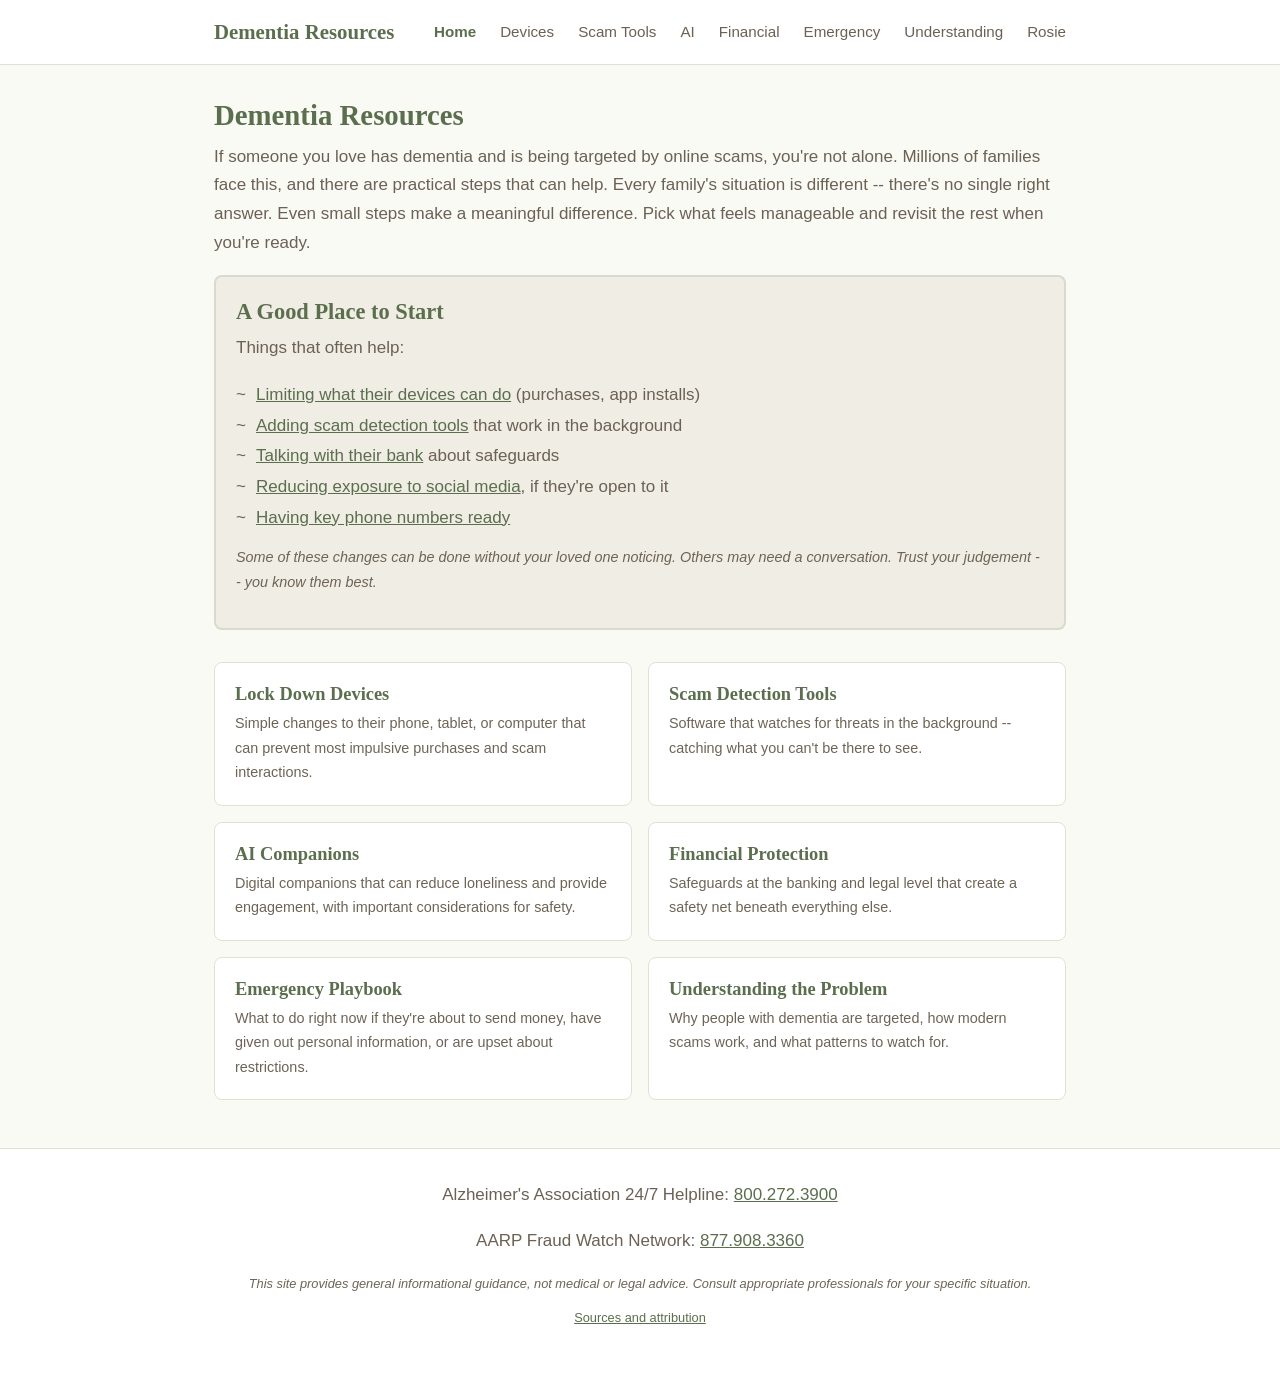
<file: index.html>
<!DOCTYPE html>
<html lang="en">
<head>
  <meta charset="UTF-8">
  <meta name="viewport" content="width=device-width, initial-scale=1.0">
  <title>DementiaGuard - Protecting Vulnerable Loved Ones</title>
  <meta name="description" content="A guide for families protecting loved ones with dementia from online scams and exploitation.">
  <meta property="og:title" content="DementiaGuard">
  <meta property="og:description" content="Protecting vulnerable loved ones from online exploitation. Tools, guides, and support for families and caregivers.">
  <meta property="og:image" content="images/og-preview.png">
  <meta property="og:type" content="website">
  <link rel="icon" href="images/favicon.svg" type="image/svg+xml">
  <link rel="stylesheet" href="css/style.css">
</head>
<body>
  <a href="#main-content" class="skip-to-content">Skip to main content</a>

  <header>
    <div class="header-inner container">
        <a href="index.html" class="site-name">Dementia Resources</a>
      <button class="hamburger" aria-expanded="false" aria-label="Menu">
        <span></span><span></span><span></span>
      </button>
      <nav aria-label="Main navigation">
        <ul>
          <li><a href="index.html" aria-current="page">Home</a></li>
          <li><a href="devices.html">Devices</a></li>
          <li><a href="scam-tools.html">Scam Tools</a></li>
          <li><a href="ai-companions.html">AI</a></li>
          <li><a href="financial.html">Financial</a></li>
          <li><a href="emergency.html">Emergency</a></li>
          <li><a href="understanding.html">Understanding</a></li>
          <li><a href="rosie-extension-concept.html">Rosie</a></li>
        </ul>
      </nav>
    </div>
  </header>

  <main id="main-content" class="page-content">
    <div class="container">

      <h1>Dementia Resources</h1>
      <p>If someone you love has dementia and is being targeted by online scams, you're not alone. Millions of families face this, and there are practical steps that can help. Every family's situation is different -- there's no single right answer. Even small steps make a meaningful difference. Pick what feels manageable and revisit the rest when you're ready.</p>

      <div class="highlight-card">
        <h2>A Good Place to Start</h2>
        <p>Things that often help:</p>
        <ul>
          <li><a href="devices.html">Limiting what their devices can do</a> (purchases, app installs)</li>
          <li><a href="scam-tools.html">Adding scam detection tools</a> that work in the background</li>
          <li><a href="financial.html">Talking with their bank</a> about safeguards</li>
          <li><a href="devices.html">Reducing exposure to social media</a>, if they're open to it</li>
          <li><a href="emergency.html">Having key phone numbers ready</a></li>
        </ul>
        <p class="sensitivity-note">Some of these changes can be done without your loved one noticing. Others may need a conversation. Trust your judgement -- you know them best.</p>
      </div>

      <div class="card-grid">
        <a href="devices.html" class="card">
          <h3>Lock Down Devices</h3>
          <p>Simple changes to their phone, tablet, or computer that can prevent most impulsive purchases and scam interactions.</p>
        </a>
        <a href="scam-tools.html" class="card">
          <h3>Scam Detection Tools</h3>
          <p>Software that watches for threats in the background -- catching what you can't be there to see.</p>
        </a>
        <a href="ai-companions.html" class="card">
          <h3>AI Companions</h3>
          <p>Digital companions that can reduce loneliness and provide engagement, with important considerations for safety.</p>
        </a>
        <a href="financial.html" class="card">
          <h3>Financial Protection</h3>
          <p>Safeguards at the banking and legal level that create a safety net beneath everything else.</p>
        </a>
        <a href="emergency.html" class="card">
          <h3>Emergency Playbook</h3>
          <p>What to do right now if they're about to send money, have given out personal information, or are upset about restrictions.</p>
        </a>
        <a href="understanding.html" class="card">
          <h3>Understanding the Problem</h3>
          <p>Why people with dementia are targeted, how modern scams work, and what patterns to watch for.</p>
        </a>
      </div>

    </div>
  </main>

  <footer>
    <div class="footer-inner container">
      <div class="helplines">
        <p>Alzheimer's Association 24/7 Helpline: <a href="tel:8002723900">800.272.3900</a></p>
        <p>AARP Fraud Watch Network: <a href="tel:8779083360">877.908.3360</a></p>
      </div>
      <p class="disclaimer">This site provides general informational guidance, not medical or legal advice. Consult appropriate professionals for your specific situation.</p>
      <p class="attribution"><a href="understanding.html#sources">Sources and attribution</a></p>
    </div>
  </footer>

  <script src="js/main.js"></script>
  <script data-goatcounter="https://dementia-resources.goatcounter.com/count"
          async src="//gc.zgo.at/count.js"></script>
</body>
</html>
</file>
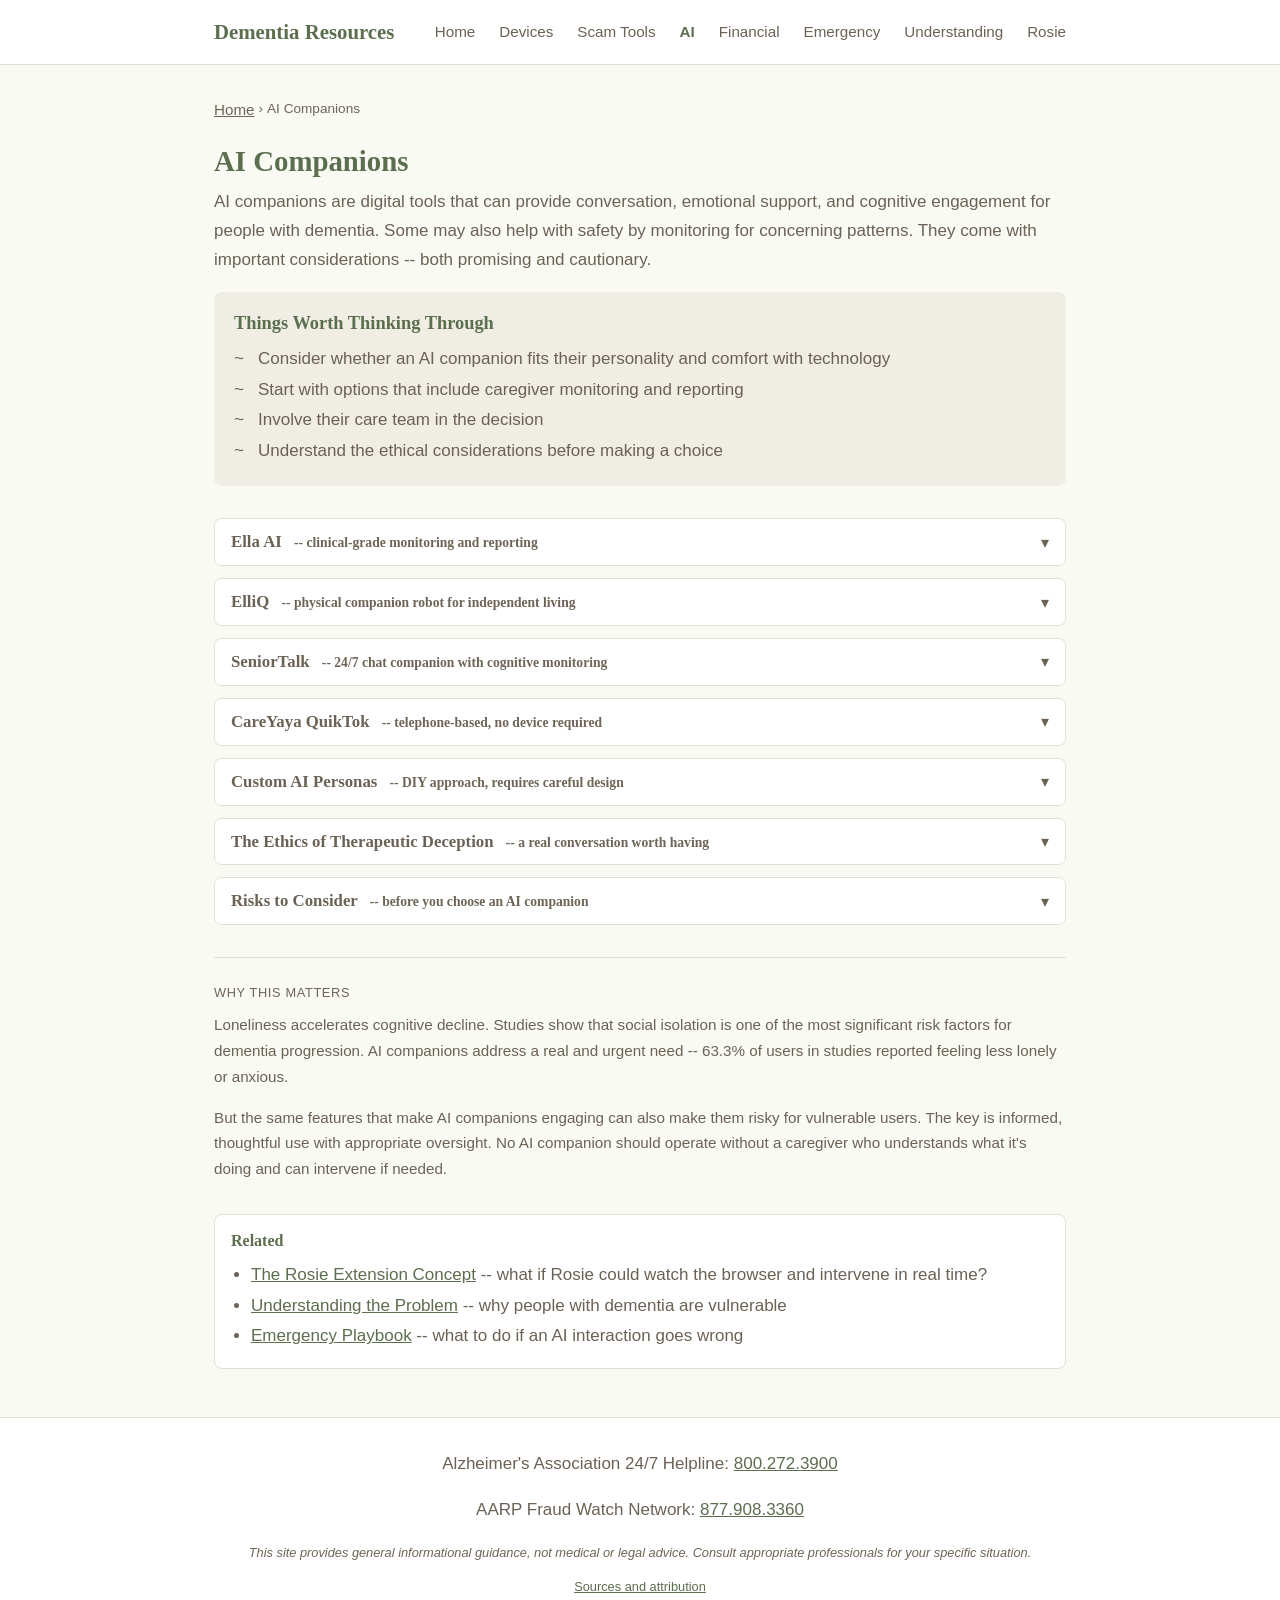
<file: ai-companions.html>
<!DOCTYPE html>
<html lang="en">
<head>
  <meta charset="UTF-8">
  <meta name="viewport" content="width=device-width, initial-scale=1.0">
  <title>AI Companions - DementiaGuard</title>
  <meta name="description" content="A guide to AI companions for people with dementia -- what they offer, what to watch for, and the ethical considerations involved.">
  <meta property="og:title" content="AI Companions - DementiaGuard">
  <meta property="og:description" content="AI companions can reduce loneliness and provide engagement, but come with important safety and ethical considerations for families of people with dementia.">
  <meta property="og:image" content="images/og-preview.png">
  <meta property="og:type" content="website">
  <link rel="icon" href="images/favicon.svg" type="image/svg+xml">
  <link rel="stylesheet" href="css/style.css">
</head>
<body>
  <a href="#main-content" class="skip-to-content">Skip to main content</a>

  <header>
    <div class="header-inner container">
        <a href="index.html" class="site-name">Dementia Resources</a>
      <button class="hamburger" aria-expanded="false" aria-label="Menu">
        <span></span><span></span><span></span>
      </button>
      <nav aria-label="Main navigation">
        <ul>
          <li><a href="index.html">Home</a></li>
          <li><a href="devices.html">Devices</a></li>
          <li><a href="scam-tools.html">Scam Tools</a></li>
          <li><a href="ai-companions.html" aria-current="page">AI</a></li>
          <li><a href="financial.html">Financial</a></li>
          <li><a href="emergency.html">Emergency</a></li>
          <li><a href="understanding.html">Understanding</a></li>
          <li><a href="rosie-extension-concept.html">Rosie</a></li>
        </ul>
      </nav>
    </div>
  </header>

  <main id="main-content" class="page-content">
    <div class="container">

      <nav class="breadcrumb" aria-label="Breadcrumb">
        <ol><li><a href="index.html">Home</a></li><li>AI Companions</li></ol>
      </nav>

      <h1>AI Companions</h1>
      <p>AI companions are digital tools that can provide conversation, emotional support, and cognitive engagement for people with dementia. Some may also help with safety by monitoring for concerning patterns. They come with important considerations -- both promising and cautionary.</p>

      <div class="summary-box">
        <h3>Things Worth Thinking Through</h3>
        <ul>
          <li>Consider whether an AI companion fits their personality and comfort with technology</li>
          <li>Start with options that include caregiver monitoring and reporting</li>
          <li>Involve their care team in the decision</li>
          <li>Understand the ethical considerations before making a choice</li>
        </ul>
      </div>

      <div class="expandable" id="ella">
        <button class="expandable-trigger" aria-expanded="false" aria-controls="ella-content">
          <h3>Ella AI <span class="meta">-- clinical-grade monitoring and reporting</span></h3>
          <span class="chevron" aria-hidden="true">&#9662;</span>
        </button>
        <div class="expandable-content" id="ella-content">
          <p>Ella is dementia-certified, having passed competency tests equivalent to nursing care in Alzheimer's -- covering person-centered focus, medical management, and care planning.</p>
          <p><strong>Features include:</strong> memory-enhancing conversations, tailored reminders for daily routines, integration with email and calendars, real-time reporting for healthcare professionals, an advanced emergency alert system, and proactive multi-modal communication.</p>
          <p><strong>Privacy:</strong> Ella adheres to HIPAA guidelines for all interactions and data handling.</p>
          <p><strong>Worth considering if:</strong> the care team wants clinical-grade monitoring and reporting, and you need something that can interface with healthcare providers.</p>
          <p><a href="https://www.ella-ai-care.com" rel="noopener noreferrer" target="_blank">ella-ai-care.com</a></p>
        </div>
      </div>

      <div class="expandable" id="elliq">
        <button class="expandable-trigger" aria-expanded="false" aria-controls="elliq-content">
          <h3>ElliQ <span class="meta">-- physical companion robot for independent living</span></h3>
          <span class="chevron" aria-hidden="true">&#9662;</span>
        </button>
        <div class="expandable-content" id="elliq-content">
          <p>ElliQ is a physical companion robot that sits on a table and proactively initiates conversations. Unlike app-based companions, it has a presence in the room -- which some people find more natural than talking to a screen or phone.</p>
          <p><strong>Features include:</strong> health check-ins, medication reminders, encouragement for physical activity, facilitating video calls with family, and cognitive games and activities.</p>
          <p>Designed specifically for older adults living independently.</p>
          <p><strong>Worth considering if:</strong> they live alone and would benefit from a physical presence that prompts interaction rather than waiting for them to initiate it.</p>
          <p><a href="https://www.elliq.com" rel="noopener noreferrer" target="_blank">elliq.com</a></p>
        </div>
      </div>

      <div class="expandable" id="seniortalk">
        <button class="expandable-trigger" aria-expanded="false" aria-controls="seniortalk-content">
          <h3>SeniorTalk <span class="meta">-- 24/7 chat companion with cognitive monitoring</span></h3>
          <span class="chevron" aria-hidden="true">&#9662;</span>
        </button>
        <div class="expandable-content" id="seniortalk-content">
          <p>SeniorTalk is an AI chatbot companion that provides conversation around the clock. It's designed to be accessible and patient, with no time limits on conversations.</p>
          <p><strong>Features include:</strong> companionship through engaging dialogue, detection of changes in speech patterns that may indicate cognitive decline, and monitoring capabilities for caregivers.</p>
          <p><strong>Worth considering if:</strong> they're comfortable with text-based chat and you want passive cognitive monitoring built into the interaction -- so you're learning about any changes without adding clinical appointments.</p>
          <p><a href="https://www.senior-talk.com" rel="noopener noreferrer" target="_blank">senior-talk.com</a></p>
        </div>
      </div>

      <div class="expandable" id="quiktok">
        <button class="expandable-trigger" aria-expanded="false" aria-controls="quiktok-content">
          <h3>CareYaya QuikTok <span class="meta">-- telephone-based, no device required</span></h3>
          <span class="chevron" aria-hidden="true">&#9662;</span>
        </button>
        <div class="expandable-content" id="quiktok-content">
          <p>CareYaya QuikTok takes a different approach: it works over a regular telephone call. No smartphone, no app, no screen -- just a phone call to a number they can keep on a card.</p>
          <p><strong>Features include:</strong> voice conversations via phone call, designed to reduce loneliness, and passive monitoring for signs of cognitive or mental health changes.</p>
          <p><strong>Worth considering if:</strong> they're not comfortable with apps or screens but are comfortable talking on the phone. For some people, especially those who grew up before computers, a phone call feels far more natural than an app.</p>
          <p><a href="https://www.careyaya.org" rel="noopener noreferrer" target="_blank">careyaya.org</a></p>
        </div>
      </div>

      <div class="expandable" id="custom-personas">
        <button class="expandable-trigger" aria-expanded="false" aria-controls="custom-personas-content">
          <h3>Custom AI Personas <span class="meta">-- DIY approach, requires careful design</span></h3>
          <span class="chevron" aria-hidden="true">&#9662;</span>
        </button>
        <div class="expandable-content" id="custom-personas-content">
          <p>It's technically possible to create a personalized AI assistant using tools like a custom ChatGPT or Claude persona. You define the personality, set guardrails -- always discourage sharing money or personal information, redirect to a real trusted person for any "opportunity" -- and give them access.</p>
          <p><strong>What's possible:</strong> a friendly, patient conversational partner that knows their interests, validates harmless beliefs, and actively steers them away from scam patterns. If built thoughtfully, this can be more personalized than any off-the-shelf product.</p>
          <p><strong>Risks to consider carefully:</strong></p>
          <ul>
            <li>Current AI isn't perfectly consistent across long conversations -- it may say contradictory things, which can cause distress for someone with cognitive impairment</li>
            <li>If they discover the persona isn't real, trust erosion could be severe</li>
            <li>A persona that validates the idea that online strangers are trustworthy could backfire</li>
            <li>Maintaining and updating the persona requires ongoing attention -- it won't run itself</li>
          </ul>
          <p><strong>Guidance:</strong> consult with their healthcare provider before setting this up. Design the persona to be protective, not manipulative. The key test: is this for their benefit, or for your convenience?</p>

          <div style="border-top: 1px solid var(--soft-border); padding-top: 1rem; margin-top: 1rem;">
            <h4>Try It: Meet Rosie (First Draft)</h4>
            <p>We've created a first draft of a custom AI companion persona called <strong>Rosie</strong>. She's designed for a fictional dementia patient named Margaret -- a retired teacher in Ohio with a cat named Biscuit. The file includes:</p>
            <ul>
              <li>A complete persona with personality, interests, and family details</li>
              <li>Hard guardrails that block money transfers, personal info sharing, and scam patterns</li>
              <li>Soft guardrails that gently redirect suspicious situations</li>
              <li>Rules for which harmless beliefs to support and which to redirect</li>
              <li>Escalation triggers for emergencies</li>
              <li>12 test scenarios designed to try to break the guardrails</li>
              <li>Notes on how to customize it for a real person</li>
            </ul>
            <p><strong>This is a first draft</strong> -- a starting point for exploration, not a finished product. We encourage you to download it, try it out, and see what works and what doesn't.</p>
            <p><strong>To try it:</strong> download the file, then upload it to <a href="https://chatgpt.com">ChatGPT</a>, <a href="https://claude.ai">Claude</a>, or <a href="https://gemini.google.com">Gemini</a> as an attachment. Tell the AI to follow the instructions in the file and stay in character as Rosie. Then test it using the scenarios at the bottom of the file.</p>
            <p><a href="examples/companion-persona-template.md" download="rosie-companion-persona.md" style="display: inline-block; background-color: var(--sage-green); color: var(--white); padding: 0.6rem 1.2rem; border-radius: var(--radius); text-decoration: none; font-weight: bold;">Download Rosie Persona Template</a></p>
          </div>
        </div>
      </div>

      <div class="expandable" id="ethics">
        <button class="expandable-trigger" aria-expanded="false" aria-controls="ethics-content">
          <h3>The Ethics of Therapeutic Deception <span class="meta">-- a real conversation worth having</span></h3>
          <span class="chevron" aria-hidden="true">&#9662;</span>
        </button>
        <div class="expandable-content" id="ethics-content">
          <p>"Therapeutic deception" -- sometimes called "benign deception" -- is the practice of going along with harmless beliefs held by a person with dementia, rather than constantly correcting them. If a person asks where their deceased parent is, a caregiver might say "they'll come tomorrow" to avoid distress rather than repeat a painful truth they won't retain.</p>
          <p>In practice, it's common. Caregivers routinely use forms of benign deception. The gap between philosophical ideals about honesty and the reality of day-to-day care is well documented -- and widely accepted in clinical practice once caregivers and families experience the alternative.</p>
          <p><strong>When it's generally accepted:</strong> therapeutic lies told for the benefit of the cared-for person, not for the caregiver's convenience. Studies found that once stakeholders experienced real-world use, most were comfortable with its adoption.</p>
          <p><strong>When it becomes risky:</strong> reinforcing beliefs that lead to harmful action -- like sending money to an "online friend." There's a meaningful line between supporting a harmless belief and enabling exploitation. An AI companion that validates everything without judgment can cross that line without anyone noticing.</p>
          <p><strong>The key test:</strong> "Who benefits?" If the deception protects the person with dementia from distress or harm, it's generally accepted in clinical practice. If it primarily makes life easier for the caregiver -- or, in the case of AI, if it makes the product more engaging -- it warrants more scrutiny.</p>
          <p class="sensitivity-note">Sources: <a href="https://d3.harvard.edu" rel="noopener noreferrer" target="_blank">Harvard D3 analysis</a>; Nature Mental Health research on AI companions for dementia.</p>
        </div>
      </div>

      <div class="expandable" id="risks">
        <button class="expandable-trigger" aria-expanded="false" aria-controls="risks-content">
          <h3>Risks to Consider <span class="meta">-- before you choose an AI companion</span></h3>
          <span class="chevron" aria-hidden="true">&#9662;</span>
        </button>
        <div class="expandable-content" id="risks-content">
          <p><strong>Reinforcing delusions:</strong> AI that validates everything could reinforce harmful beliefs, not just harmless ones. A companion that agrees "your online friend is real" could make scam vulnerability worse rather than better. Most products don't have strong guardrails here.</p>
          <p><strong>Anthropomorphization:</strong> People with dementia may form deep emotional bonds with AI and not understand the distinction between AI and a real person. This bond can be exploited -- both by the AI's design and by scammers who learn your loved one trusts "their friend" unconditionally.</p>
          <p><strong>Replacing real connection:</strong> AI companions risk reducing real-world social interaction, which is one of the strongest factors in slowing dementia progression. They work best when they supplement human connection -- family visits, community activities, friendships -- not when they replace it.</p>
          <p><strong>Consistency:</strong> Current AI models aren't perfectly consistent. They may say something confusing or contradictory across sessions. For someone with cognitive impairment, a confusing interaction that they can't make sense of can cause real distress.</p>
          <p class="sensitivity-note">No AI companion should operate without a caregiver who understands what it's doing and can intervene if needed.</p>
        </div>
      </div>

      <div class="why-section">
        <p class="label">Why This Matters</p>
        <p>Loneliness accelerates cognitive decline. Studies show that social isolation is one of the most significant risk factors for dementia progression. AI companions address a real and urgent need -- 63.3% of users in studies reported feeling less lonely or anxious.</p>
        <p>But the same features that make AI companions engaging can also make them risky for vulnerable users. The key is informed, thoughtful use with appropriate oversight. No AI companion should operate without a caregiver who understands what it's doing and can intervene if needed.</p>
      </div>

      <div class="related">
        <h3>Related</h3>
        <ul>
          <li><a href="rosie-extension-concept.html">The Rosie Extension Concept</a> -- what if Rosie could watch the browser and intervene in real time?</li>
          <li><a href="understanding.html">Understanding the Problem</a> -- why people with dementia are vulnerable</li>
          <li><a href="emergency.html">Emergency Playbook</a> -- what to do if an AI interaction goes wrong</li>
        </ul>
      </div>

    </div>
  </main>

  <footer>
    <div class="footer-inner container">
      <div class="helplines">
        <p>Alzheimer's Association 24/7 Helpline: <a href="tel:8002723900">800.272.3900</a></p>
        <p>AARP Fraud Watch Network: <a href="tel:8779083360">877.908.3360</a></p>
      </div>
      <p class="disclaimer">This site provides general informational guidance, not medical or legal advice. Consult appropriate professionals for your specific situation.</p>
      <p class="attribution"><a href="understanding.html#sources">Sources and attribution</a></p>
    </div>
  </footer>

  <script src="js/main.js"></script>
  <script data-goatcounter="https://dementia-resources.goatcounter.com/count"
          async src="//gc.zgo.at/count.js"></script>
</body>
</html>
</file>
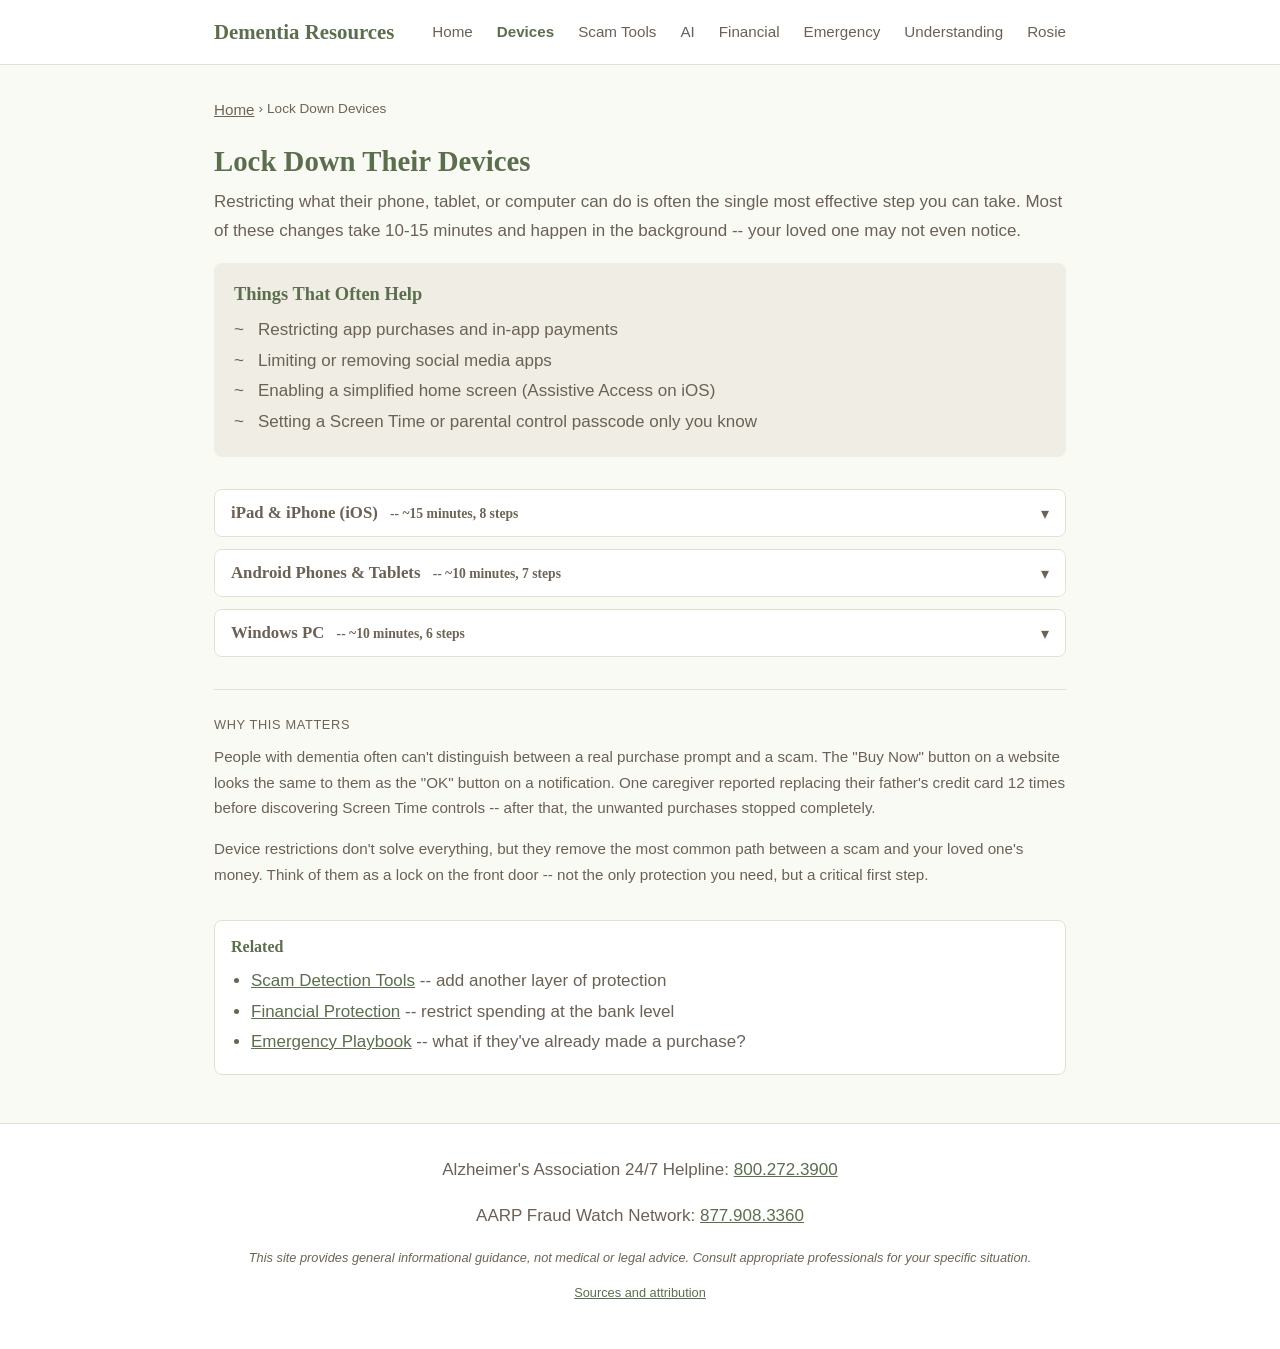
<file: devices.html>
<!DOCTYPE html>
<html lang="en">
<head>
  <meta charset="UTF-8">
  <meta name="viewport" content="width=device-width, initial-scale=1.0">
  <title>Lock Down Devices - DementiaGuard</title>
  <meta name="description" content="Step-by-step guides for restricting phones, tablets, and computers to protect someone with dementia from online scams.">
  <meta property="og:title" content="Lock Down Devices - DementiaGuard">
  <meta property="og:description" content="Step-by-step guides for restricting phones, tablets, and computers to protect someone with dementia from online scams.">
  <meta property="og:image" content="images/og-preview.png">
  <meta property="og:type" content="website">
  <link rel="icon" href="images/favicon.svg" type="image/svg+xml">
  <link rel="stylesheet" href="css/style.css">
</head>
<body>
  <a href="#main-content" class="skip-to-content">Skip to main content</a>

  <header>
    <div class="header-inner container">
        <a href="index.html" class="site-name">Dementia Resources</a>
      <button class="hamburger" aria-expanded="false" aria-label="Menu">
        <span></span><span></span><span></span>
      </button>
      <nav aria-label="Main navigation">
        <ul>
          <li><a href="index.html">Home</a></li>
          <li><a href="devices.html" aria-current="page">Devices</a></li>
          <li><a href="scam-tools.html">Scam Tools</a></li>
          <li><a href="ai-companions.html">AI</a></li>
          <li><a href="financial.html">Financial</a></li>
          <li><a href="emergency.html">Emergency</a></li>
          <li><a href="understanding.html">Understanding</a></li>
          <li><a href="rosie-extension-concept.html">Rosie</a></li>
        </ul>
      </nav>
    </div>
  </header>

  <main id="main-content" class="page-content">
    <div class="container">

      <nav class="breadcrumb" aria-label="Breadcrumb">
        <ol><li><a href="index.html">Home</a></li><li>Lock Down Devices</li></ol>
      </nav>

      <h1>Lock Down Their Devices</h1>
      <p>Restricting what their phone, tablet, or computer can do is often the single most effective step you can take. Most of these changes take 10-15 minutes and happen in the background -- your loved one may not even notice.</p>

      <div class="summary-box">
        <h3>Things That Often Help</h3>
        <ul>
          <li>Restricting app purchases and in-app payments</li>
          <li>Limiting or removing social media apps</li>
          <li>Enabling a simplified home screen (Assistive Access on iOS)</li>
          <li>Setting a Screen Time or parental control passcode only you know</li>
        </ul>
      </div>

      <div class="expandable" id="ios">
        <button class="expandable-trigger" aria-expanded="false" aria-controls="ios-content">
          <h3>iPad &amp; iPhone (iOS) <span class="meta">-- ~15 minutes, 8 steps</span></h3>
          <span class="chevron" aria-hidden="true">&#9662;</span>
        </button>
        <div class="expandable-content" id="ios-content">
          <ol>
            <li><strong>Open Screen Time:</strong> Go to Settings &gt; Screen Time. Turn it on if not already enabled.</li>
            <li><strong>Set a passcode:</strong> Tap "Use Screen Time Passcode." Choose a 4-digit code only you know. Do NOT select the option to allow them to reset it with their Apple ID.</li>
            <li><strong>Restrict purchases:</strong> Go to Screen Time &gt; iTunes &amp; App Store Purchases. Set "Installing Apps" to Don't Allow. Set "In-App Purchases" to Don't Allow.</li>
            <li><strong>Restrict app deletion:</strong> In the same menu, set "Deleting Apps" to Don't Allow. This prevents them from removing the protections you've set up.</li>
            <li><strong>Limit social media:</strong> Go to Screen Time &gt; App Limits &gt; Add Limit. Select Social Networking. Set a daily time limit (even 1 minute effectively blocks the apps after a brief use).</li>
            <li><strong>Content restrictions:</strong> Go to Screen Time &gt; Content &amp; Privacy Restrictions. Turn it on. Under "Allowed Apps," consider disabling Safari if web browsing is a source of scam exposure.</li>
            <li><strong>Consider Assistive Access:</strong> This Apple feature (Settings &gt; Accessibility &gt; Assistive Access) dramatically simplifies the home screen, showing only large icons for selected apps. It locks out Settings entirely. This is a significant change -- consider trying it when you can be present to help them adjust.</li>
            <li><strong>Family Sharing workaround:</strong> If you set up Family Sharing and want Ask to Buy (purchase approval), you can temporarily set their birth year to make the Apple ID appear under 18, enable Ask to Buy, then change the birth year back. The restriction persists.</li>
          </ol>
          <p class="sensitivity-note">If any of these steps cause distress, it's okay to skip them and come back later. You know your loved one best.</p>
        </div>
      </div>

      <div class="expandable" id="android">
        <button class="expandable-trigger" aria-expanded="false" aria-controls="android-content">
          <h3>Android Phones &amp; Tablets <span class="meta">-- ~10 minutes, 7 steps</span></h3>
          <span class="chevron" aria-hidden="true">&#9662;</span>
        </button>
        <div class="expandable-content" id="android-content">
          <ol>
            <li><strong>Google Family Link:</strong> Download Google Family Link on your phone. Add their Google account. This gives you remote control over app permissions, screen time, and content filters.</li>
            <li><strong>Play Store restrictions:</strong> In Family Link, go to Controls &gt; Google Play. Set content restrictions to limit what apps, movies, and content they can access.</li>
            <li><strong>Require approval for purchases:</strong> In Family Link &gt; Google Play &gt; Purchase approvals, require approval for all purchases.</li>
            <li><strong>Disable unknown sources:</strong> On their device, go to Settings &gt; Security (or Apps) &gt; Special app access &gt; Install unknown apps. Make sure all entries show "Not allowed."</li>
            <li><strong>Lock important settings:</strong> Family Link allows you to set a PIN for changing settings, preventing them from undoing restrictions.</li>
            <li><strong>App pinning:</strong> For a simpler approach, Android's "App Pinning" (Settings &gt; Security &gt; App Pinning) locks the screen to a single app. Useful in specific situations but not a complete solution.</li>
            <li><strong>Digital Wellbeing limits:</strong> Settings &gt; Digital Wellbeing &gt; Dashboard. Set timers for social media apps similar to iOS Screen Time.</li>
          </ol>
          <p class="sensitivity-note">If any of these steps cause distress, it's okay to skip them and come back later. You know your loved one best.</p>
        </div>
      </div>

      <div class="expandable" id="windows">
        <button class="expandable-trigger" aria-expanded="false" aria-controls="windows-content">
          <h3>Windows PC <span class="meta">-- ~10 minutes, 6 steps</span></h3>
          <span class="chevron" aria-hidden="true">&#9662;</span>
        </button>
        <div class="expandable-content" id="windows-content">
          <ol>
            <li><strong>Microsoft Family Safety:</strong> Create a family group at family.microsoft.com. Add their Microsoft account as a "Member" (not organizer).</li>
            <li><strong>App and game limits:</strong> In Family Safety, set screen time limits and block specific apps or games.</li>
            <li><strong>Web filtering:</strong> Under Content Filters &gt; Web and search, turn on "Only use allowed websites" for maximum protection, or use the filter to block known scam categories.</li>
            <li><strong>Standard account:</strong> Make sure their Windows account is a Standard user, not an Administrator. This prevents them from installing software or changing security settings. Settings &gt; Accounts &gt; Family &amp; other users.</li>
            <li><strong>Disable sideloading:</strong> Settings &gt; Apps &gt; Optional features &gt; choose where to get apps. Select "The Microsoft Store only" to prevent installing apps from the web.</li>
            <li><strong>Browser restrictions:</strong> If they use Edge, Family Safety integrates directly. For Chrome, consider the SeniorShield.AI browser extension (see Scam Detection Tools).</li>
          </ol>
          <p class="sensitivity-note">If any of these steps cause distress, it's okay to skip them and come back later. You know your loved one best.</p>
        </div>
      </div>

      <div class="why-section">
        <p class="label">Why This Matters</p>
        <p>People with dementia often can't distinguish between a real purchase prompt and a scam. The "Buy Now" button on a website looks the same to them as the "OK" button on a notification. One caregiver reported replacing their father's credit card 12 times before discovering Screen Time controls -- after that, the unwanted purchases stopped completely.</p>
        <p>Device restrictions don't solve everything, but they remove the most common path between a scam and your loved one's money. Think of them as a lock on the front door -- not the only protection you need, but a critical first step.</p>
      </div>

      <div class="related">
        <h3>Related</h3>
        <ul>
          <li><a href="scam-tools.html">Scam Detection Tools</a> -- add another layer of protection</li>
          <li><a href="financial.html">Financial Protection</a> -- restrict spending at the bank level</li>
          <li><a href="emergency.html">Emergency Playbook</a> -- what if they've already made a purchase?</li>
        </ul>
      </div>

    </div>
  </main>

  <footer>
    <div class="footer-inner container">
      <div class="helplines">
        <p>Alzheimer's Association 24/7 Helpline: <a href="tel:8002723900">800.272.3900</a></p>
        <p>AARP Fraud Watch Network: <a href="tel:8779083360">877.908.3360</a></p>
      </div>
      <p class="disclaimer">This site provides general informational guidance, not medical or legal advice. Consult appropriate professionals for your specific situation.</p>
      <p class="attribution"><a href="understanding.html#sources">Sources and attribution</a></p>
    </div>
  </footer>

  <script src="js/main.js"></script>
  <script data-goatcounter="https://dementia-resources.goatcounter.com/count"
          async src="//gc.zgo.at/count.js"></script>
</body>
</html>
</file>
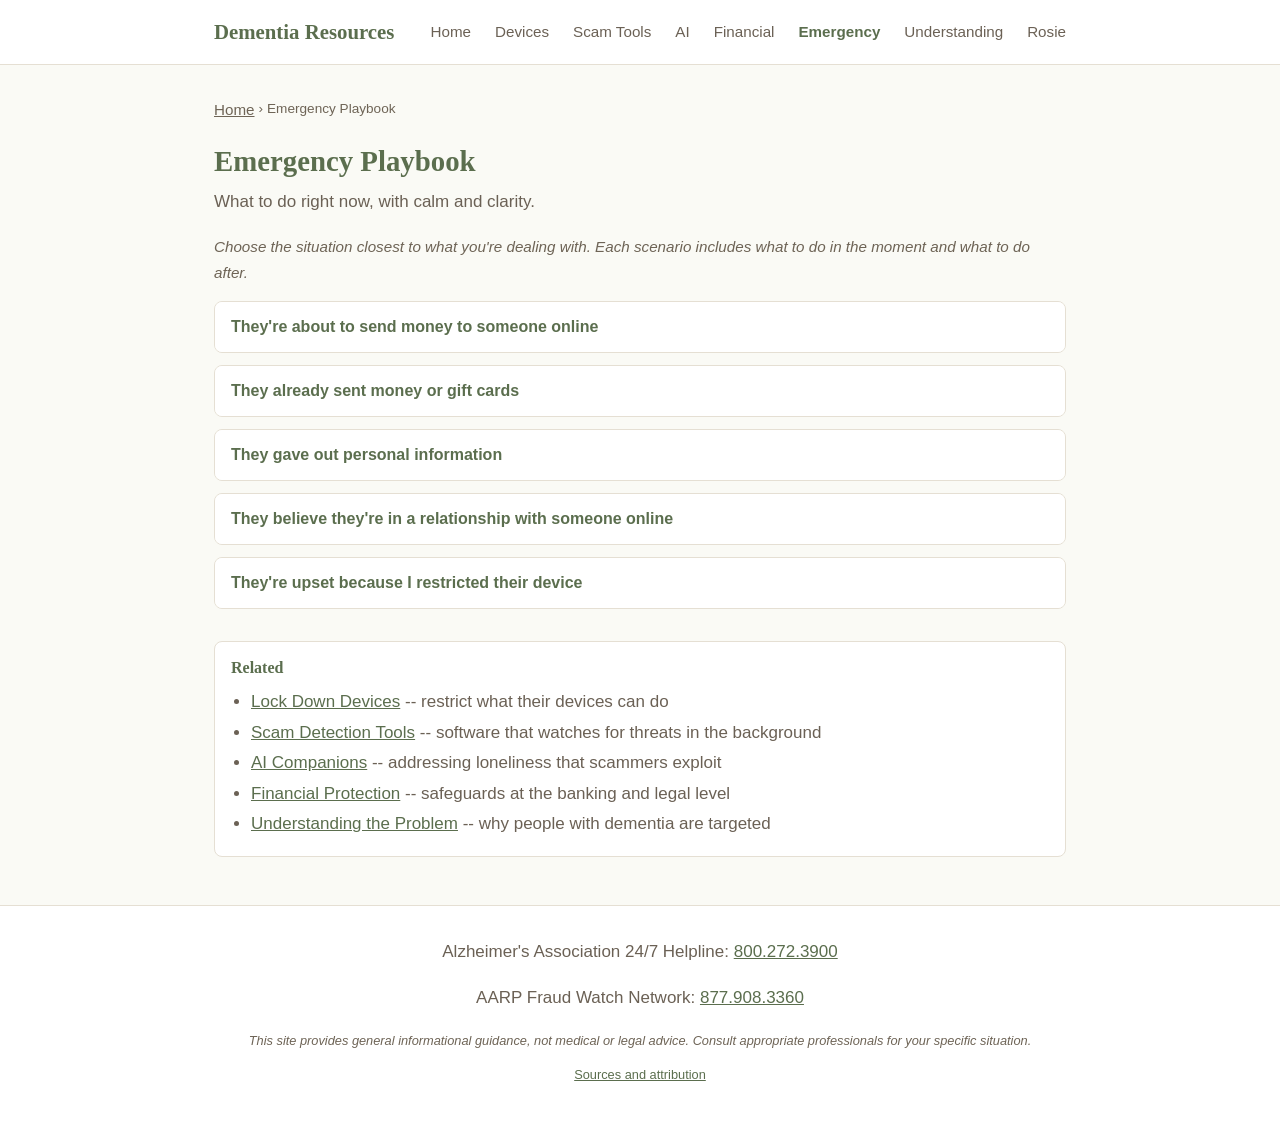
<file: emergency.html>
<!DOCTYPE html>
<html lang="en">
<head>
  <meta charset="UTF-8">
  <meta name="viewport" content="width=device-width, initial-scale=1.0">
  <title>Emergency Playbook - DementiaGuard</title>
  <meta name="description" content="What to do right now if your loved one is about to send money, has given out personal information, or is upset about device restrictions.">
  <meta property="og:title" content="Emergency Playbook - DementiaGuard">
  <meta property="og:description" content="Calm, clear guidance for crisis moments -- what to do right now and what to do after.">
  <meta property="og:image" content="images/og-preview.png">
  <meta property="og:type" content="website">
  <link rel="icon" href="images/favicon.svg" type="image/svg+xml">
  <link rel="stylesheet" href="css/style.css">
</head>
<body>
  <a href="#main-content" class="skip-to-content">Skip to main content</a>

  <header>
    <div class="header-inner container">
        <a href="index.html" class="site-name">Dementia Resources</a>
      <button class="hamburger" aria-expanded="false" aria-label="Menu">
        <span></span><span></span><span></span>
      </button>
      <nav aria-label="Main navigation">
        <ul>
          <li><a href="index.html">Home</a></li>
          <li><a href="devices.html">Devices</a></li>
          <li><a href="scam-tools.html">Scam Tools</a></li>
          <li><a href="ai-companions.html">AI</a></li>
          <li><a href="financial.html">Financial</a></li>
          <li><a href="emergency.html" aria-current="page">Emergency</a></li>
          <li><a href="understanding.html">Understanding</a></li>
          <li><a href="rosie-extension-concept.html">Rosie</a></li>
        </ul>
      </nav>
    </div>
  </header>

  <main id="main-content" class="page-content">
    <div class="container">

      <nav class="breadcrumb" aria-label="Breadcrumb">
        <ol><li><a href="index.html">Home</a></li><li>Emergency Playbook</li></ol>
      </nav>

      <h1>Emergency Playbook</h1>
      <p>What to do right now, with calm and clarity.</p>
      <p class="subtitle">Choose the situation closest to what you're dealing with. Each scenario includes what to do in the moment and what to do after.</p>

      <div class="scenario">
        <button class="scenario-trigger" aria-expanded="false" aria-controls="sending-money-content">
          They're about to send money to someone online
        </button>
        <div class="scenario-content" id="sending-money-content">
          <div class="moment-box">
            <h4>In the Moment</h4>
            <ul>
              <li>Don't argue about whether the person is real. This rarely works and can cause agitation. Instead, try: "Let's wait until tomorrow to make sure everything checks out."</li>
              <li>Redirect gently. Suggest a meal, a show, an activity. The urgency they feel often fades with distraction.</li>
              <li>If they're at a computer or phone, you can say "the internet is slow today" or find another low-conflict reason to pause.</li>
              <li>Remember: most scams create artificial urgency -- "send it today or you'll miss out." There's almost never a real deadline.</li>
            </ul>
          </div>
          <div class="moment-box">
            <h4>After the Moment Passes</h4>
            <ul>
              <li>Check their recent transactions (bank app, credit card statements)</li>
              <li>Consider adding purchase restrictions to their device (<a href="devices.html">Lock Down Devices</a>)</li>
              <li>Consider a spending-limited prepaid card (<a href="financial.html">Financial Protection</a>)</li>
              <li>Block or report the person they were communicating with</li>
            </ul>
          </div>
          <p class="reassurance">The goal isn't to win an argument. It's to create enough pause that the transaction doesn't happen. Each time you redirect successfully is a win, even if the belief doesn't change.</p>
        </div>
      </div>

      <div class="scenario">
        <button class="scenario-trigger" aria-expanded="false" aria-controls="already-sent-content">
          They already sent money or gift cards
        </button>
        <div class="scenario-content" id="already-sent-content">
          <div class="moment-box">
            <h4>In the Moment</h4>
            <ul>
              <li>Don't blame them -- they are a victim, not a willing participant.</li>
              <li>Contact the bank immediately -- some transactions can be reversed if caught quickly. Call the number on the back of their card.</li>
              <li>If gift cards were sent: contact the card issuer (number on the back). Some companies can freeze the remaining balance if it hasn't been redeemed.</li>
              <li>Document what happened: who they sent money to, how much, when, and through what method.</li>
            </ul>
          </div>
          <div class="moment-box">
            <h4>After the Moment Passes</h4>
            <ul>
              <li>Report to the FTC at <a href="https://reportfraud.ftc.gov">reportfraud.ftc.gov</a></li>
              <li>File a report with local police (creates a paper trail that may be needed later)</li>
              <li>Add financial protections (<a href="financial.html">Financial Protection</a>)</li>
              <li>Add device restrictions to prevent recurrence (<a href="devices.html">Lock Down Devices</a>)</li>
            </ul>
          </div>
          <p class="reassurance">Recovery isn't always possible, but reporting helps protect others. Don't let guilt or frustration overshadow the fact that you're taking action now.</p>
        </div>
      </div>

      <div class="scenario">
        <button class="scenario-trigger" aria-expanded="false" aria-controls="personal-info-content">
          They gave out personal information
        </button>
        <div class="scenario-content" id="personal-info-content">
          <div class="moment-box">
            <h4>In the Moment</h4>
            <ul>
              <li>Stay calm -- knowing about it means you can act.</li>
              <li>Change passwords on any compromised accounts immediately. Use a password they won't need to remember (you manage it).</li>
              <li>Call the bank if financial information was shared -- they can flag the account for monitoring.</li>
            </ul>
          </div>
          <div class="moment-box">
            <h4>After the Moment Passes</h4>
            <ul>
              <li>Freeze credit at all three bureaus (<a href="financial.html#credit">Financial Protection -- Credit</a>)</li>
              <li>Set up credit monitoring for new account alerts</li>
              <li>Check for unauthorized accounts or charges</li>
              <li>If their Social Security number was shared, contact the Social Security Administration and consider filing an identity theft report at <a href="https://identitytheft.gov">identitytheft.gov</a></li>
            </ul>
          </div>
          <p class="reassurance">Acting quickly makes a real difference. Most identity theft can be contained if caught early.</p>
        </div>
      </div>

      <div class="scenario">
        <button class="scenario-trigger" aria-expanded="false" aria-controls="online-relationship-content">
          They believe they're in a relationship with someone online
        </button>
        <div class="scenario-content" id="online-relationship-content">
          <div class="moment-box">
            <h4>In the Moment</h4>
            <ul>
              <li>Don't confront the belief directly -- "that person is fake" rarely works and can cause deep distress.</li>
              <li>Listen without validating requests for money or personal information.</li>
              <li>If they want to send money: use the redirection techniques from Scenario 1 above.</li>
              <li>Involve their care team -- a doctor or counselor they trust may be more effective than family in these conversations.</li>
            </ul>
          </div>
          <div class="moment-box">
            <h4>After the Moment Passes</h4>
            <ul>
              <li>Block the scammer's account if you can access the device</li>
              <li>Restrict social media access (<a href="devices.html">Lock Down Devices</a>)</li>
              <li>Consider whether an AI companion might fill the engagement need they're seeking (<a href="ai-companions.html">AI Companions</a>)</li>
              <li>Gently introduce doubt over time, not all at once. "I read that a lot of people pretend to be someone they're not online" is less confrontational than "that person is scamming you."</li>
            </ul>
          </div>
          <p class="reassurance">Romance scams exploit real emotional needs. Your loved one isn't foolish -- they're lonely and being manipulated by people who do this professionally.</p>
        </div>
      </div>

      <div class="scenario">
        <button class="scenario-trigger" aria-expanded="false" aria-controls="upset-restrictions-content">
          They're upset because I restricted their device
        </button>
        <div class="scenario-content" id="upset-restrictions-content">
          <div class="moment-box">
            <h4>In the Moment</h4>
            <ul>
              <li>Validate their feelings: "I understand this is frustrating."</li>
              <li>Keep explanations simple and concrete: "We're making sure nobody can take your money."</li>
              <li>Don't frame it as taking something away -- frame it as protection.</li>
              <li>Offer alternatives: "Let's call [family member] instead" or "Let's watch something together."</li>
            </ul>
          </div>
          <div class="moment-box">
            <h4>After the Moment Passes</h4>
            <ul>
              <li>Consider gradual restrictions rather than all-at-once changes</li>
              <li>Leave some apps or functions unrestricted so they still feel independence</li>
              <li>Revisit which restrictions are essential vs. nice-to-have</li>
              <li>Talk with their care team about managing the transition</li>
            </ul>
          </div>
          <p class="reassurance">Some distress is normal and usually temporary. Most people adjust within a few days. If it persists, it's okay to loosen restrictions and try a more gradual approach.</p>
        </div>
      </div>

      <div class="related">
        <h3>Related</h3>
        <ul>
          <li><a href="devices.html">Lock Down Devices</a> -- restrict what their devices can do</li>
          <li><a href="scam-tools.html">Scam Detection Tools</a> -- software that watches for threats in the background</li>
          <li><a href="ai-companions.html">AI Companions</a> -- addressing loneliness that scammers exploit</li>
          <li><a href="financial.html">Financial Protection</a> -- safeguards at the banking and legal level</li>
          <li><a href="understanding.html">Understanding the Problem</a> -- why people with dementia are targeted</li>
        </ul>
      </div>

    </div>
  </main>

  <footer>
    <div class="footer-inner container">
      <div class="helplines">
        <p>Alzheimer's Association 24/7 Helpline: <a href="tel:8002723900">800.272.3900</a></p>
        <p>AARP Fraud Watch Network: <a href="tel:8779083360">877.908.3360</a></p>
      </div>
      <p class="disclaimer">This site provides general informational guidance, not medical or legal advice. Consult appropriate professionals for your specific situation.</p>
      <p class="attribution"><a href="understanding.html#sources">Sources and attribution</a></p>
    </div>
  </footer>

  <script src="js/main.js"></script>
  <script data-goatcounter="https://dementia-resources.goatcounter.com/count"
          async src="//gc.zgo.at/count.js"></script>
</body>
</html>
</file>
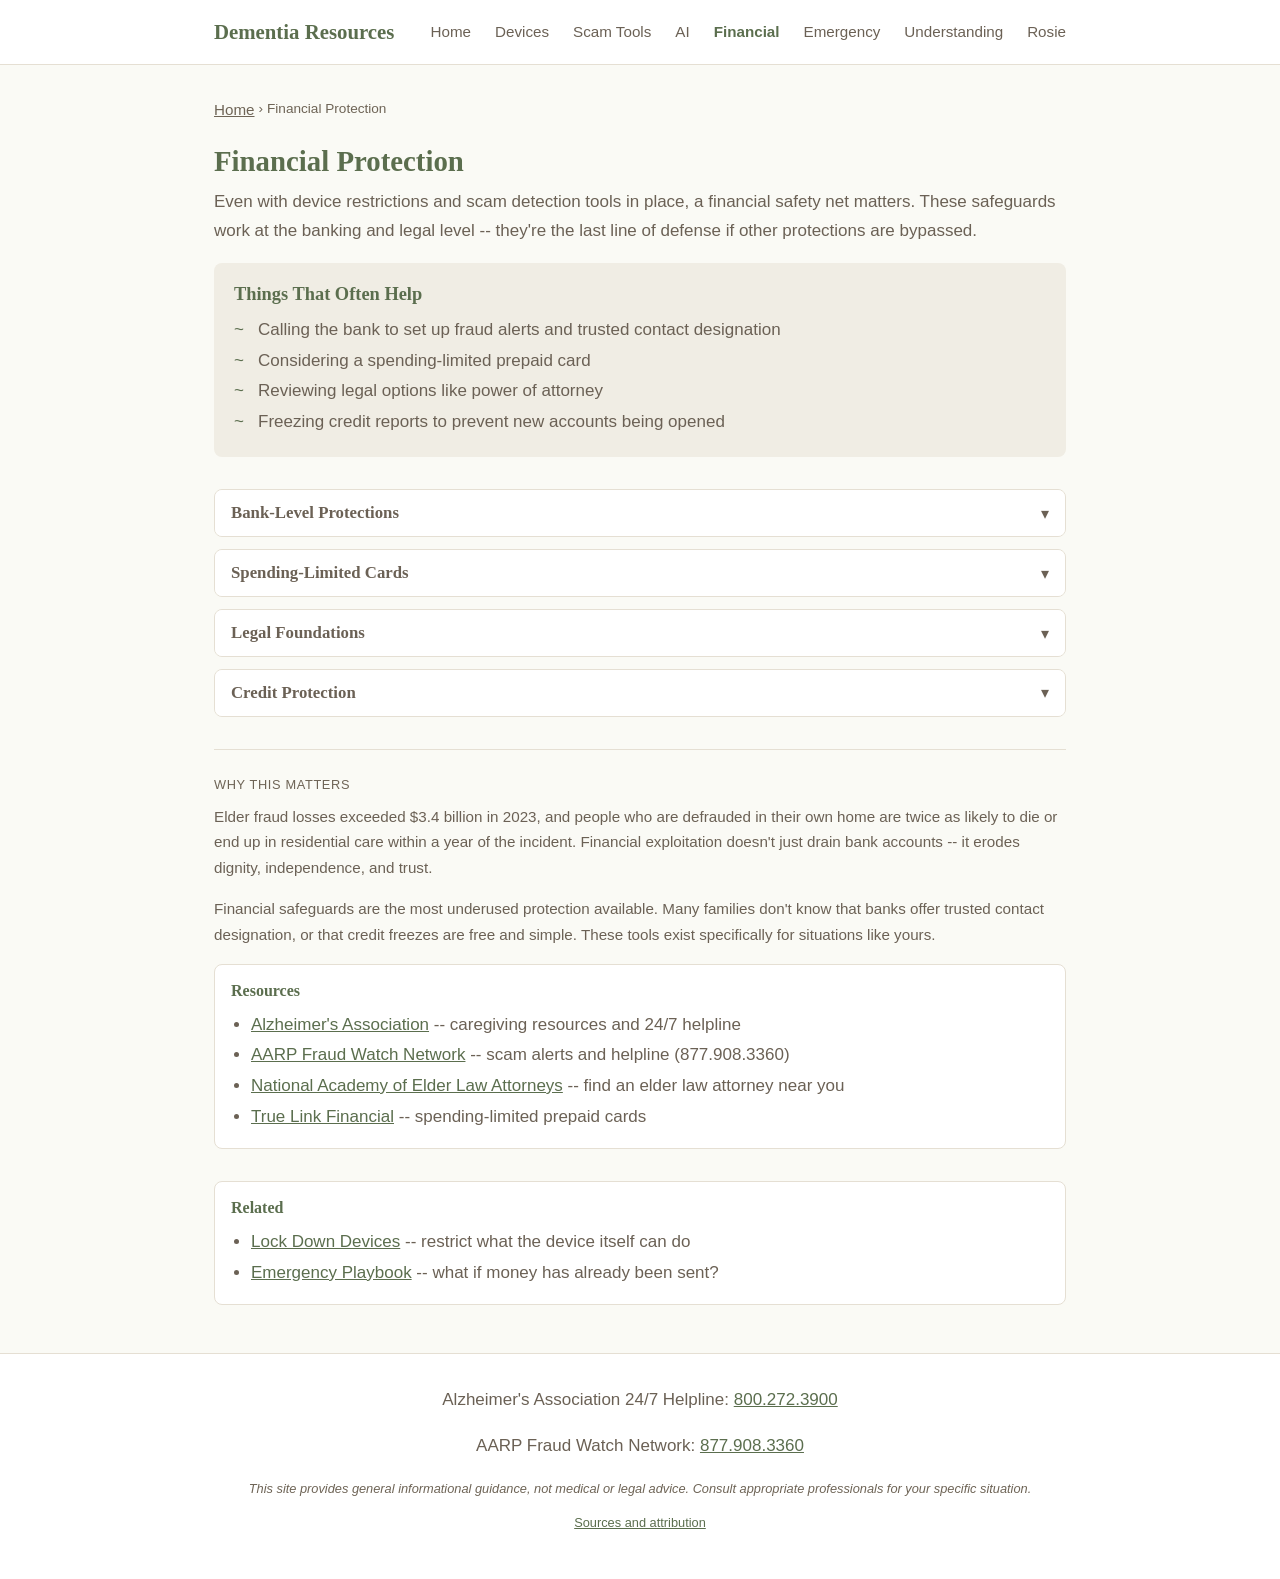
<file: financial.html>
<!DOCTYPE html>
<html lang="en">
<head>
  <meta charset="UTF-8">
  <meta name="viewport" content="width=device-width, initial-scale=1.0">
  <title>Financial Protection - DementiaGuard</title>
  <meta name="description" content="Bank-level safeguards, spending-limited cards, legal protections, and credit freezes to protect someone with dementia from financial exploitation.">
  <meta property="og:title" content="Financial Protection - DementiaGuard">
  <meta property="og:description" content="Bank-level safeguards, spending-limited cards, legal protections, and credit freezes to protect someone with dementia from financial exploitation.">
  <meta property="og:image" content="images/og-preview.png">
  <meta property="og:type" content="website">
  <link rel="icon" href="images/favicon.svg" type="image/svg+xml">
  <link rel="stylesheet" href="css/style.css">
</head>
<body>
  <a href="#main-content" class="skip-to-content">Skip to main content</a>

  <header>
    <div class="header-inner container">
        <a href="index.html" class="site-name">Dementia Resources</a>
      <button class="hamburger" aria-expanded="false" aria-label="Menu">
        <span></span><span></span><span></span>
      </button>
      <nav aria-label="Main navigation">
        <ul>
          <li><a href="index.html">Home</a></li>
          <li><a href="devices.html">Devices</a></li>
          <li><a href="scam-tools.html">Scam Tools</a></li>
          <li><a href="ai-companions.html">AI</a></li>
          <li><a href="financial.html" aria-current="page">Financial</a></li>
          <li><a href="emergency.html">Emergency</a></li>
          <li><a href="understanding.html">Understanding</a></li>
          <li><a href="rosie-extension-concept.html">Rosie</a></li>
        </ul>
      </nav>
    </div>
  </header>

  <main id="main-content" class="page-content">
    <div class="container">

      <nav class="breadcrumb" aria-label="Breadcrumb">
        <ol><li><a href="index.html">Home</a></li><li>Financial Protection</li></ol>
      </nav>

      <h1>Financial Protection</h1>
      <p>Even with device restrictions and scam detection tools in place, a financial safety net matters. These safeguards work at the banking and legal level -- they're the last line of defense if other protections are bypassed.</p>

      <div class="summary-box">
        <h3>Things That Often Help</h3>
        <ul>
          <li>Calling the bank to set up fraud alerts and trusted contact designation</li>
          <li>Considering a spending-limited prepaid card</li>
          <li>Reviewing legal options like power of attorney</li>
          <li>Freezing credit reports to prevent new accounts being opened</li>
        </ul>
      </div>

      <div class="expandable" id="bank">
        <button class="expandable-trigger" aria-expanded="false" aria-controls="bank-content">
          <h3>Bank-Level Protections</h3>
          <span class="chevron" aria-hidden="true">&#9662;</span>
        </button>
        <div class="expandable-content" id="bank-content">
          <p><strong>Call the bank's fraud department.</strong> Explain the situation honestly. Banks deal with this regularly and have specific procedures. Ask about:</p>
          <ul>
            <li>Transaction alerts (text or email for purchases over a threshold you choose)</li>
            <li>Daily spending limits</li>
            <li>Blocking specific transaction types (wire transfers, international transactions)</li>
            <li>Designating a "trusted contact" on the account -- many banks now support this. The trusted contact can be called if the bank suspects exploitation, but cannot access or control the account.</li>
          </ul>
          <p><strong>AARP BankSafe Initiative:</strong> This program trains bank staff to recognize signs of cognitive decline and potential financial exploitation. Ask your bank if they participate. More info at <a href="https://www.aarp.org/money/scams-fraud/banksafe/">aarp.org</a>.</p>
          <p>Consider a joint account or authorized user status so you can monitor transactions.</p>
          <p class="sensitivity-note">Every bank handles these requests differently. If the first person you speak to isn't helpful, ask to speak with their fraud or elder services department.</p>
        </div>
      </div>

      <div class="expandable" id="cards">
        <button class="expandable-trigger" aria-expanded="false" aria-controls="cards-content">
          <h3>Spending-Limited Cards</h3>
          <span class="chevron" aria-hidden="true">&#9662;</span>
        </button>
        <div class="expandable-content" id="cards-content">
          <p><strong><a href="https://www.truelinkfinancial.com/">True Link Visa Prepaid Card</a>:</strong> A prepaid debit card designed specifically for situations like this. As the caregiver, you:</p>
          <ul>
            <li>Load funds onto the card periodically (controlling the maximum exposure)</li>
            <li>Set spending rules (block specific merchants, categories like "wire transfers," or online purchases)</li>
            <li>Get real-time alerts when the card is used</li>
            <li>Can freeze the card instantly from your phone</li>
          </ul>
          <p>To the person using it, it looks and works like a normal debit card. They maintain their sense of independence while you maintain oversight.</p>
          <ul>
            <li><strong>Cost:</strong> Check <a href="https://www.truelinkfinancial.com/">truelinkfinancial.com</a> for current pricing</li>
            <li><strong>Worth considering if:</strong> you want to give them spending independence with guardrails</li>
          </ul>
        </div>
      </div>

      <div class="expandable" id="legal">
        <button class="expandable-trigger" aria-expanded="false" aria-controls="legal-content">
          <h3>Legal Foundations</h3>
          <span class="chevron" aria-hidden="true">&#9662;</span>
        </button>
        <div class="expandable-content" id="legal-content">
          <p>These are significant legal steps. Many families start with power of attorney and find it sufficient. None of this is urgent enough to rush -- take time to understand the options.</p>

          <p><strong>Power of Attorney (POA)</strong></p>
          <ul>
            <li><strong>What it is:</strong> A legal document that authorizes someone to make financial and/or healthcare decisions on behalf of another person</li>
            <li><strong>Two types:</strong> Financial POA (managing money, property, bills) and Healthcare POA (medical decisions)</li>
            <li><strong>When to pursue:</strong> Ideally while your loved one can still participate in the decision and express their wishes. POA requires the person to be legally competent at the time of signing.</li>
            <li><strong>Important:</strong> POA does not remove the person's rights -- they can still make decisions. It gives you the authority to act on their behalf when needed.</li>
          </ul>

          <p><strong>Guardianship / Conservatorship</strong></p>
          <ul>
            <li>More restrictive than POA -- a court formally appoints someone to manage the person's affairs</li>
            <li><strong>Court-supervised:</strong> requires ongoing reporting and court approval for major decisions</li>
            <li><strong>When it's necessary:</strong> when the person is no longer competent to grant POA, or when POA isn't sufficient to prevent exploitation</li>
            <li>This is a significant step with legal costs. Consult an attorney before pursuing it.</li>
          </ul>

          <p><strong>When to involve an elder law attorney:</strong> if you're unsure which path is right, if there's family disagreement about care decisions, or if the financial situation is complex.</p>

          <p class="sensitivity-note">Laws vary by state. An elder law attorney can advise on your specific situation. The National Academy of Elder Law Attorneys (<a href="https://www.naela.org/">naela.org</a>) can help you find one near you.</p>
        </div>
      </div>

      <div class="expandable" id="credit">
        <button class="expandable-trigger" aria-expanded="false" aria-controls="credit-content">
          <h3>Credit Protection</h3>
          <span class="chevron" aria-hidden="true">&#9662;</span>
        </button>
        <div class="expandable-content" id="credit-content">
          <p><strong>Freeze credit reports at all three bureaus:</strong></p>
          <ul>
            <li><strong>Equifax:</strong> <a href="https://www.equifax.com/personal/credit-report-services/credit-freeze/">equifax.com/personal/credit-report-services/credit-freeze/</a> or call 800-349-9960</li>
            <li><strong>Experian:</strong> <a href="https://www.experian.com/freeze/">experian.com/freeze/</a> or call 888-397-3742</li>
            <li><strong>TransUnion:</strong> <a href="https://www.transunion.com/credit-freeze">transunion.com/credit-freeze</a> or call 888-909-8872</li>
          </ul>
          <p>A credit freeze prevents anyone from opening new accounts in their name. It's free, and you can temporarily lift it if a legitimate new account is needed.</p>
          <p><strong>Set up credit monitoring:</strong> Services like <a href="https://www.creditkarma.com/">Credit Karma</a> (free) can alert you to new accounts or inquiries.</p>
          <p><strong>Check for unauthorized accounts:</strong> Review their credit report at <a href="https://www.annualcreditreport.com/">annualcreditreport.com</a> (free, one per year from each bureau).</p>
          <p class="sensitivity-note">A credit freeze doesn't affect their existing accounts or credit score. It simply stops new accounts from being opened.</p>
        </div>
      </div>

      <div class="why-section">
        <p class="label">Why This Matters</p>
        <p>Elder fraud losses exceeded $3.4 billion in 2023, and people who are defrauded in their own home are twice as likely to die or end up in residential care within a year of the incident. Financial exploitation doesn't just drain bank accounts -- it erodes dignity, independence, and trust.</p>
        <p>Financial safeguards are the most underused protection available. Many families don't know that banks offer trusted contact designation, or that credit freezes are free and simple. These tools exist specifically for situations like yours.</p>
      </div>

      <div class="related" style="margin-top: 1rem;">
        <h3>Resources</h3>
        <ul>
          <li><a href="https://www.alz.org/help-support/caregiving/safety/technology-101">Alzheimer's Association</a> -- caregiving resources and 24/7 helpline</li>
          <li><a href="https://www.aarp.org/money/scams-fraud/">AARP Fraud Watch Network</a> -- scam alerts and helpline (877.908.3360)</li>
          <li><a href="https://www.naela.org/">National Academy of Elder Law Attorneys</a> -- find an elder law attorney near you</li>
          <li><a href="https://www.truelinkfinancial.com/">True Link Financial</a> -- spending-limited prepaid cards</li>
        </ul>
      </div>

      <div class="related">
        <h3>Related</h3>
        <ul>
          <li><a href="devices.html">Lock Down Devices</a> -- restrict what the device itself can do</li>
          <li><a href="emergency.html">Emergency Playbook</a> -- what if money has already been sent?</li>
        </ul>
      </div>

    </div>
  </main>

  <footer>
    <div class="footer-inner container">
      <div class="helplines">
        <p>Alzheimer's Association 24/7 Helpline: <a href="tel:8002723900">800.272.3900</a></p>
        <p>AARP Fraud Watch Network: <a href="tel:8779083360">877.908.3360</a></p>
      </div>
      <p class="disclaimer">This site provides general informational guidance, not medical or legal advice. Consult appropriate professionals for your specific situation.</p>
      <p class="attribution"><a href="understanding.html#sources">Sources and attribution</a></p>
    </div>
  </footer>

  <script src="js/main.js"></script>
  <script data-goatcounter="https://dementia-resources.goatcounter.com/count"
          async src="//gc.zgo.at/count.js"></script>
</body>
</html>
</file>
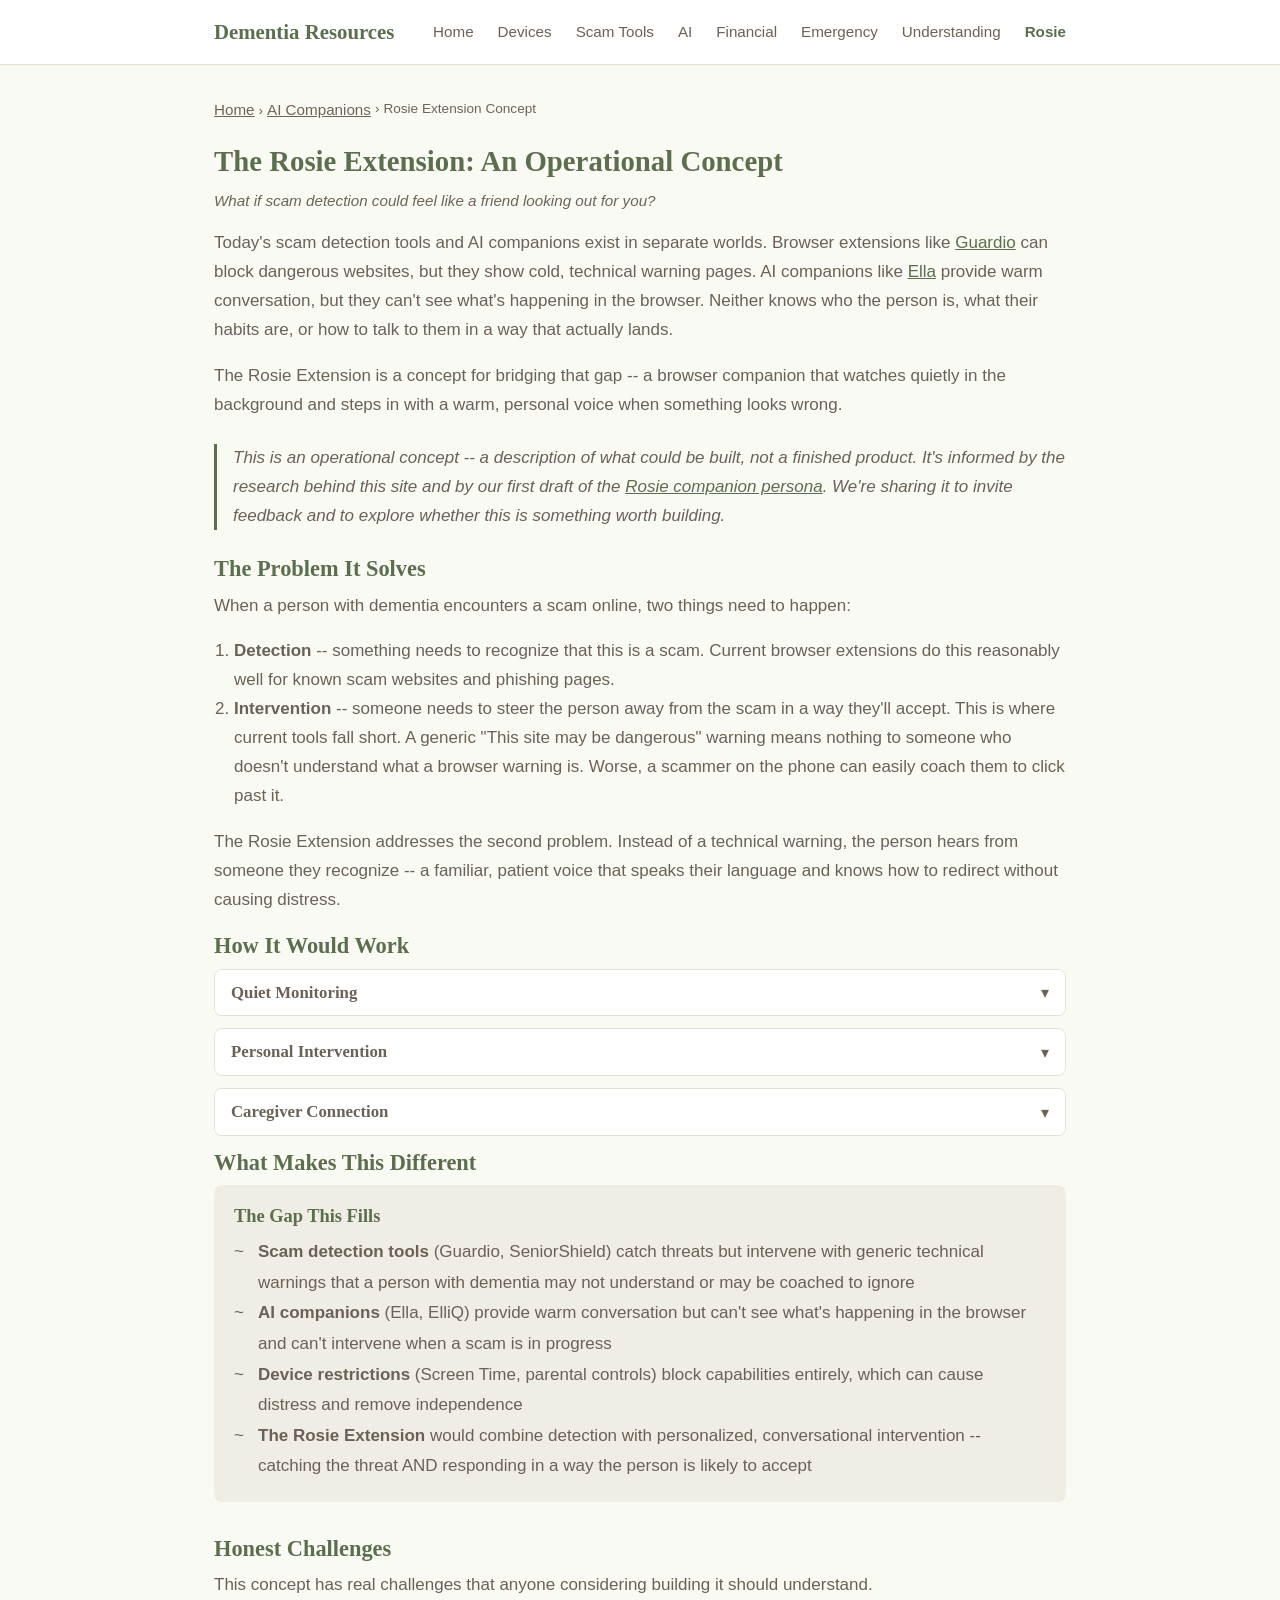
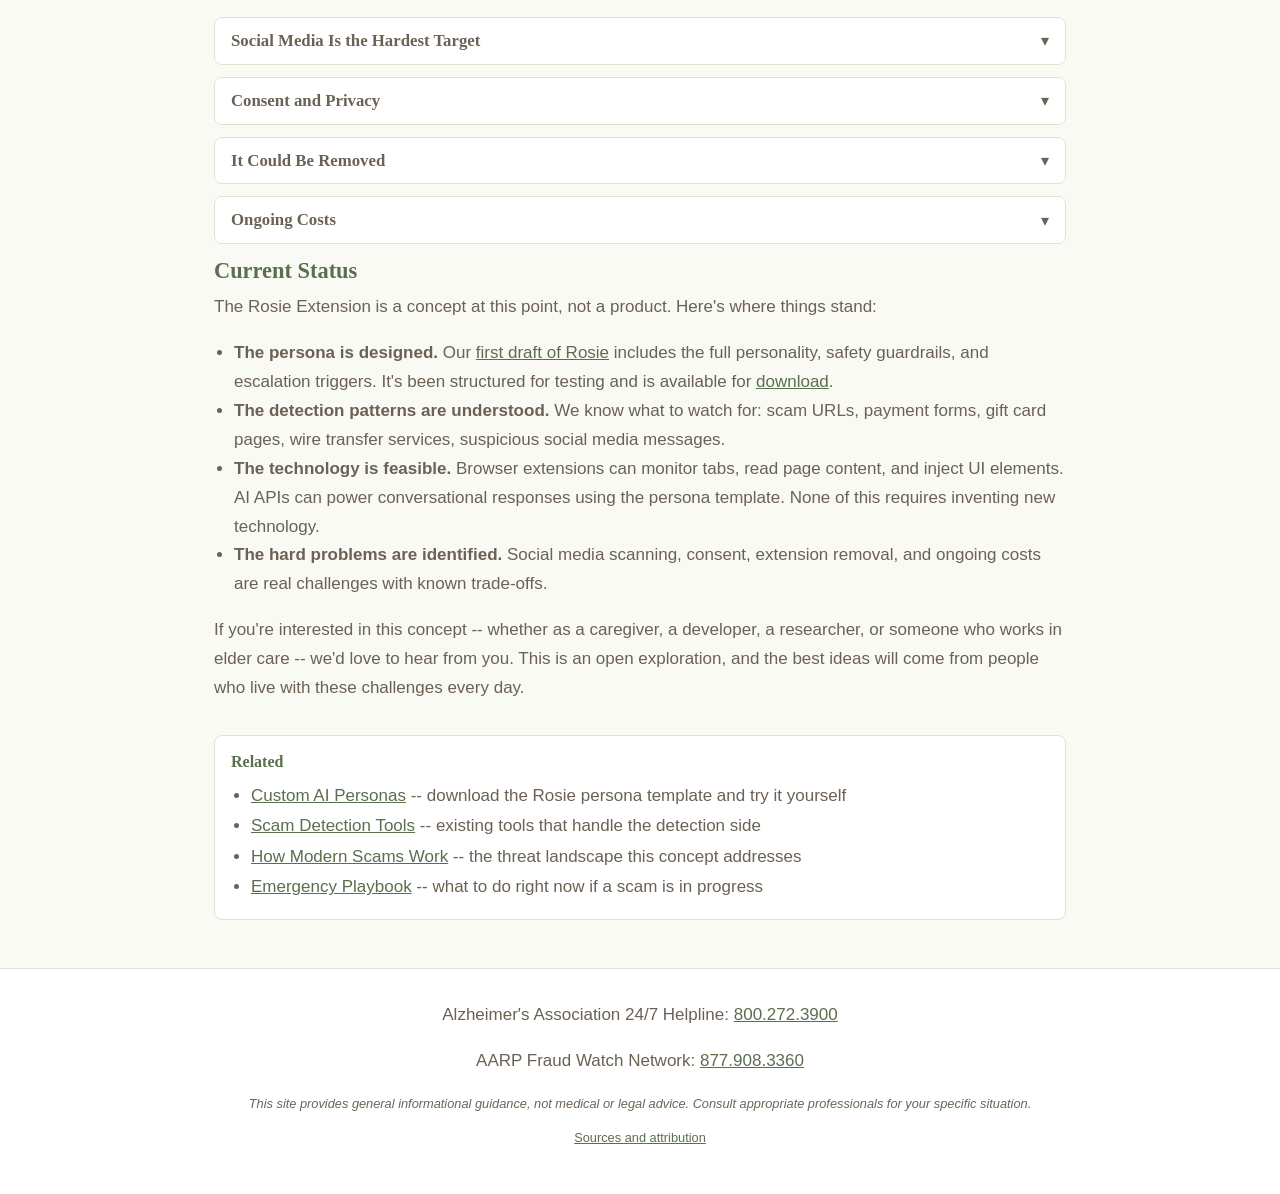
<file: rosie-extension-concept.html>
<!DOCTYPE html>
<html lang="en">
<head>
  <meta charset="UTF-8">
  <meta name="viewport" content="width=device-width, initial-scale=1.0">
  <title>Rosie Extension Concept - DementiaGuard</title>
  <meta name="description" content="An operational concept for a browser extension that combines real-time scam detection with a personalized AI companion for people with dementia.">
  <meta property="og:title" content="Rosie Extension Concept - DementiaGuard">
  <meta property="og:description" content="What if scam detection could feel like a friend looking out for you? An operational concept for combining AI protection with warm, personal intervention.">
  <meta property="og:image" content="images/og-preview.png">
  <meta property="og:type" content="website">
  <link rel="icon" href="images/favicon.svg" type="image/svg+xml">
  <link rel="stylesheet" href="css/style.css">
</head>
<body>
  <a href="#main-content" class="skip-to-content">Skip to main content</a>

  <header>
    <div class="header-inner container">
        <a href="index.html" class="site-name">Dementia Resources</a>
      <button class="hamburger" aria-expanded="false" aria-label="Menu">
        <span></span><span></span><span></span>
      </button>
      <nav aria-label="Main navigation">
        <ul>
          <li><a href="index.html">Home</a></li>
          <li><a href="devices.html">Devices</a></li>
          <li><a href="scam-tools.html">Scam Tools</a></li>
          <li><a href="ai-companions.html">AI</a></li>
          <li><a href="financial.html">Financial</a></li>
          <li><a href="emergency.html">Emergency</a></li>
          <li><a href="understanding.html">Understanding</a></li>
          <li><a href="rosie-extension-concept.html" aria-current="page">Rosie</a></li>
        </ul>
      </nav>
    </div>
  </header>

  <main id="main-content" class="page-content">
    <div class="container">

      <nav class="breadcrumb" aria-label="Breadcrumb">
        <ol><li><a href="index.html">Home</a></li><li><a href="ai-companions.html">AI Companions</a></li><li>Rosie Extension Concept</li></ol>
      </nav>

      <h1>The Rosie Extension: An Operational Concept</h1>

      <p class="subtitle">What if scam detection could feel like a friend looking out for you?</p>

      <p>Today's scam detection tools and AI companions exist in separate worlds. Browser extensions like <a href="scam-tools.html#guardio">Guardio</a> can block dangerous websites, but they show cold, technical warning pages. AI companions like <a href="ai-companions.html#ella">Ella</a> provide warm conversation, but they can't see what's happening in the browser. Neither knows who the person is, what their habits are, or how to talk to them in a way that actually lands.</p>

      <p>The Rosie Extension is a concept for bridging that gap -- a browser companion that watches quietly in the background and steps in with a warm, personal voice when something looks wrong.</p>

      <div class="before-note">
        <p>This is an operational concept -- a description of what could be built, not a finished product. It's informed by the research behind this site and by our first draft of the <a href="ai-companions.html#custom-personas">Rosie companion persona</a>. We're sharing it to invite feedback and to explore whether this is something worth building.</p>
      </div>

      <h2>The Problem It Solves</h2>

      <p>When a person with dementia encounters a scam online, two things need to happen:</p>

      <ol>
        <li><strong>Detection</strong> -- something needs to recognize that this is a scam. Current browser extensions do this reasonably well for known scam websites and phishing pages.</li>
        <li><strong>Intervention</strong> -- someone needs to steer the person away from the scam in a way they'll accept. This is where current tools fall short. A generic "This site may be dangerous" warning means nothing to someone who doesn't understand what a browser warning is. Worse, a scammer on the phone can easily coach them to click past it.</li>
      </ol>

      <p>The Rosie Extension addresses the second problem. Instead of a technical warning, the person hears from someone they recognize -- a familiar, patient voice that speaks their language and knows how to redirect without causing distress.</p>

      <h2>How It Would Work</h2>

      <div class="expandable" id="quiet-monitoring">
        <button class="expandable-trigger" aria-expanded="false" aria-controls="quiet-monitoring-content">
          <h3>Quiet Monitoring</h3>
          <span class="chevron" aria-hidden="true">&#9662;</span>
        </button>
        <div class="expandable-content" id="quiet-monitoring-content">
          <p>The extension runs silently in the browser. It watches for patterns that suggest a scam is in progress:</p>
          <ul>
            <li>Visiting a website that's on a known scam or phishing list</li>
            <li>Landing on a page that asks for credit card numbers, Social Security numbers, or bank account details</li>
            <li>Visiting a gift card purchase page (a common scam payment method)</li>
            <li>Navigating to a wire transfer or money-sending service</li>
            <li>Receiving messages from unknown people on social media platforms</li>
          </ul>
          <p>Most of the time, nothing happens. The person browses normally. Rosie only appears when something triggers concern.</p>
        </div>
      </div>

      <div class="expandable" id="personal-intervention">
        <button class="expandable-trigger" aria-expanded="false" aria-controls="personal-intervention-content">
          <h3>Personal Intervention</h3>
          <span class="chevron" aria-hidden="true">&#9662;</span>
        </button>
        <div class="expandable-content" id="personal-intervention-content">
          <p>When a trigger fires, Rosie appears in a sidebar panel on the right side of the screen. She doesn't show a warning. She starts a conversation:</p>
          <p><em>"Maggie, I noticed something that doesn't look quite right on this page. Can we talk about it for a moment before you continue?"</em></p>
          <p>The conversation uses the same persona design as our <a href="ai-companions.html#custom-personas">Rosie companion template</a> -- warm, patient, never condescending. She knows the person's name, their family, their interests. She knows to suggest calling Sarah. She knows not to argue about whether a person is real, but to create a pause.</p>
          <p>The key difference from a generic warning: Rosie speaks in a voice the person has come to trust. If they've been chatting with Rosie about Biscuit the cat and their garden, they're far more likely to listen when she says "let's wait on this one" than when a cold browser popup says "Warning: This site may be unsafe."</p>
        </div>
      </div>

      <div class="expandable" id="caregiver-connection">
        <button class="expandable-trigger" aria-expanded="false" aria-controls="caregiver-connection-content">
          <h3>Caregiver Connection</h3>
          <span class="chevron" aria-hidden="true">&#9662;</span>
        </button>
        <div class="expandable-content" id="caregiver-connection-content">
          <p>Every time Rosie intervenes, the caregiver is notified -- what triggered the intervention, what Rosie said, and whether the person continued or backed off. This gives the caregiver a picture of what's happening even when they're not physically present.</p>
          <p>The caregiver also has access to a simple settings page (protected by a passcode) where they can:</p>
          <ul>
            <li>Customize Rosie's personality and knowledge (name, family details, interests, beliefs to support)</li>
            <li>Adjust sensitivity -- how easily Rosie is triggered</li>
            <li>Review the activity log</li>
            <li>Add specific sites to block or allow</li>
          </ul>
        </div>
      </div>

      <h2>What Makes This Different</h2>

      <div class="summary-box">
        <h3>The Gap This Fills</h3>
        <ul>
          <li><strong>Scam detection tools</strong> (Guardio, SeniorShield) catch threats but intervene with generic technical warnings that a person with dementia may not understand or may be coached to ignore</li>
          <li><strong>AI companions</strong> (Ella, ElliQ) provide warm conversation but can't see what's happening in the browser and can't intervene when a scam is in progress</li>
          <li><strong>Device restrictions</strong> (Screen Time, parental controls) block capabilities entirely, which can cause distress and remove independence</li>
          <li><strong>The Rosie Extension</strong> would combine detection with personalized, conversational intervention -- catching the threat AND responding in a way the person is likely to accept</li>
        </ul>
      </div>

      <h2>Honest Challenges</h2>

      <p>This concept has real challenges that anyone considering building it should understand.</p>

      <div class="expandable" id="social-media-challenge">
        <button class="expandable-trigger" aria-expanded="false" aria-controls="social-media-challenge-content">
          <h3>Social Media Is the Hardest Target</h3>
          <span class="chevron" aria-hidden="true">&#9662;</span>
        </button>
        <div class="expandable-content" id="social-media-challenge-content">
          <p>Facebook and similar platforms are where most scam contact happens for people with dementia, but they're also the hardest to monitor. These platforms actively resist browser extensions that try to read message content. The internal structure of their pages changes frequently, breaking any extension that depends on it.</p>
          <p>A realistic first version would focus on what's more reliably detectable -- dangerous URLs, payment forms, gift card purchase pages -- and treat social media monitoring as a future goal rather than a launch feature.</p>
        </div>
      </div>

      <div class="expandable" id="consent-challenge">
        <button class="expandable-trigger" aria-expanded="false" aria-controls="consent-challenge-content">
          <h3>Consent and Privacy</h3>
          <span class="chevron" aria-hidden="true">&#9662;</span>
        </button>
        <div class="expandable-content" id="consent-challenge-content">
          <p>An extension that monitors all browsing activity raises real privacy questions -- even when installed with the best intentions. For someone with dementia who may not fully understand what's being installed, the ethics of consent are genuinely complicated.</p>
          <p>This is the same tension that exists with device restrictions, security cameras, and GPS trackers in dementia care. Families navigate it every day. The guiding principle should be the same one we apply throughout this site: <em>who benefits?</em> If the monitoring protects the person from exploitation, and the alternative is financial ruin or worse, most families and care teams find the trade-off acceptable. But it should be a conscious decision made with the care team, not something installed casually.</p>
        </div>
      </div>

      <div class="expandable" id="removal-challenge">
        <button class="expandable-trigger" aria-expanded="false" aria-controls="removal-challenge-content">
          <h3>It Could Be Removed</h3>
          <span class="chevron" aria-hidden="true">&#9662;</span>
        </button>
        <div class="expandable-content" id="removal-challenge-content">
          <p>A browser extension can be disabled or removed by anyone using the browser. A scammer who knows the extension exists could coach the person to remove it ("click on that puzzle piece icon and click Remove"). This is a fundamental limitation of browser extensions.</p>
          <p>Mitigations exist -- the extension could be installed as part of a managed browser profile, or the browser could be configured to prevent extension removal -- but these add technical complexity. For many families, the extension would still catch the majority of scam attempts even if it could theoretically be removed, because most scammers wouldn't know it's there.</p>
        </div>
      </div>

      <div class="expandable" id="cost-challenge">
        <button class="expandable-trigger" aria-expanded="false" aria-controls="cost-challenge-content">
          <h3>Ongoing Costs</h3>
          <span class="chevron" aria-hidden="true">&#9662;</span>
        </button>
        <div class="expandable-content" id="cost-challenge-content">
          <p>Every time Rosie has a conversation, that's an AI API call that costs a small amount of money -- typically a few cents per exchange. For a person who triggers a handful of interventions per day, the cost might be a few dollars per month. This is manageable, but it's not zero, and someone needs to pay it.</p>
          <p>A self-hosted or open-source approach could reduce costs by using a local AI model instead of a cloud API, but that adds technical complexity and may reduce the quality of Rosie's responses.</p>
        </div>
      </div>

      <h2>Current Status</h2>

      <p>The Rosie Extension is a concept at this point, not a product. Here's where things stand:</p>

      <ul>
        <li><strong>The persona is designed.</strong> Our <a href="ai-companions.html#custom-personas">first draft of Rosie</a> includes the full personality, safety guardrails, and escalation triggers. It's been structured for testing and is available for <a href="examples/companion-persona-template.md" download="rosie-companion-persona.md">download</a>.</li>
        <li><strong>The detection patterns are understood.</strong> We know what to watch for: scam URLs, payment forms, gift card pages, wire transfer services, suspicious social media messages.</li>
        <li><strong>The technology is feasible.</strong> Browser extensions can monitor tabs, read page content, and inject UI elements. AI APIs can power conversational responses using the persona template. None of this requires inventing new technology.</li>
        <li><strong>The hard problems are identified.</strong> Social media scanning, consent, extension removal, and ongoing costs are real challenges with known trade-offs.</li>
      </ul>

      <p>If you're interested in this concept -- whether as a caregiver, a developer, a researcher, or someone who works in elder care -- we'd love to hear from you. This is an open exploration, and the best ideas will come from people who live with these challenges every day.</p>

      <div class="related">
        <h3>Related</h3>
        <ul>
          <li><a href="ai-companions.html#custom-personas">Custom AI Personas</a> -- download the Rosie persona template and try it yourself</li>
          <li><a href="scam-tools.html">Scam Detection Tools</a> -- existing tools that handle the detection side</li>
          <li><a href="understanding.html#how-scams-work">How Modern Scams Work</a> -- the threat landscape this concept addresses</li>
          <li><a href="emergency.html">Emergency Playbook</a> -- what to do right now if a scam is in progress</li>
        </ul>
      </div>

    </div>
  </main>

  <footer>
    <div class="footer-inner container">
      <div class="helplines">
        <p>Alzheimer's Association 24/7 Helpline: <a href="tel:8002723900">800.272.3900</a></p>
        <p>AARP Fraud Watch Network: <a href="tel:8779083360">877.908.3360</a></p>
      </div>
      <p class="disclaimer">This site provides general informational guidance, not medical or legal advice. Consult appropriate professionals for your specific situation.</p>
      <p class="attribution"><a href="understanding.html#sources">Sources and attribution</a></p>
    </div>
  </footer>

  <script src="js/main.js"></script>
  <script data-goatcounter="https://dementia-resources.goatcounter.com/count"
          async src="//gc.zgo.at/count.js"></script>
</body>
</html>
</file>
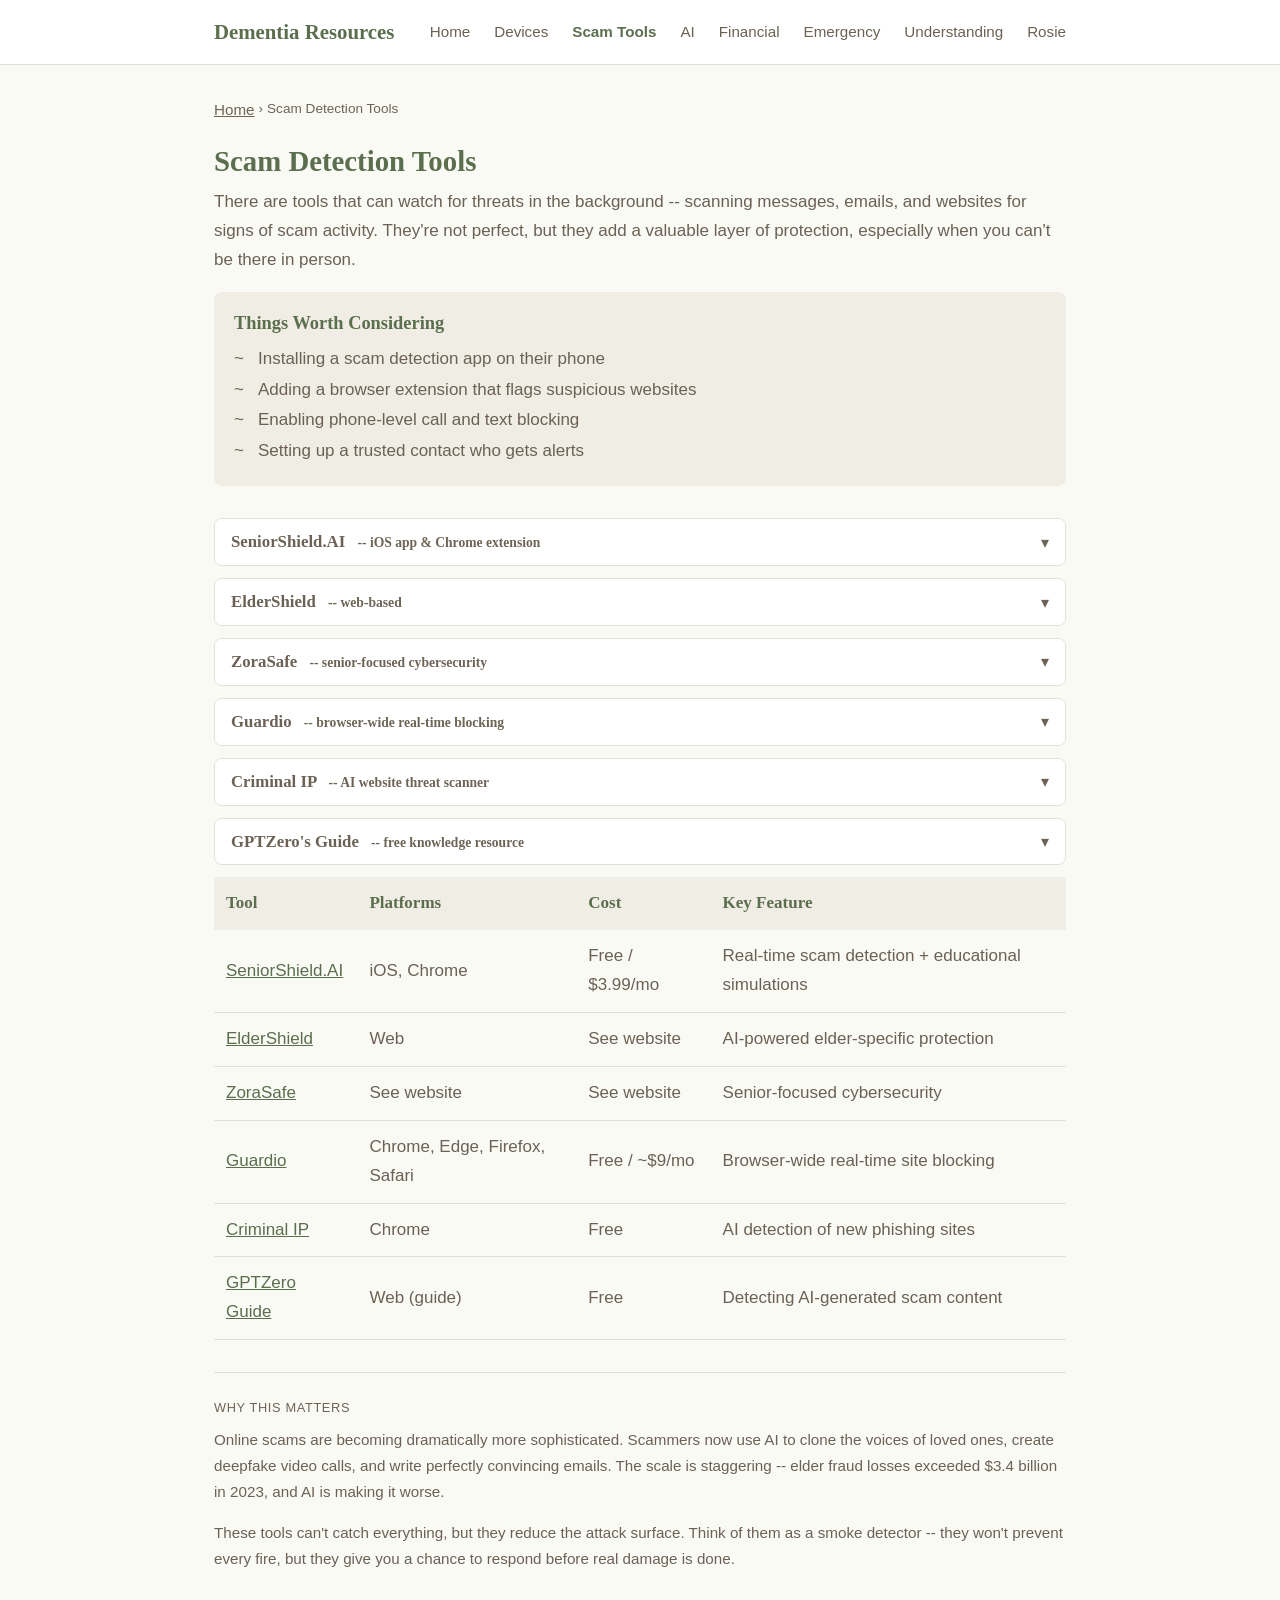
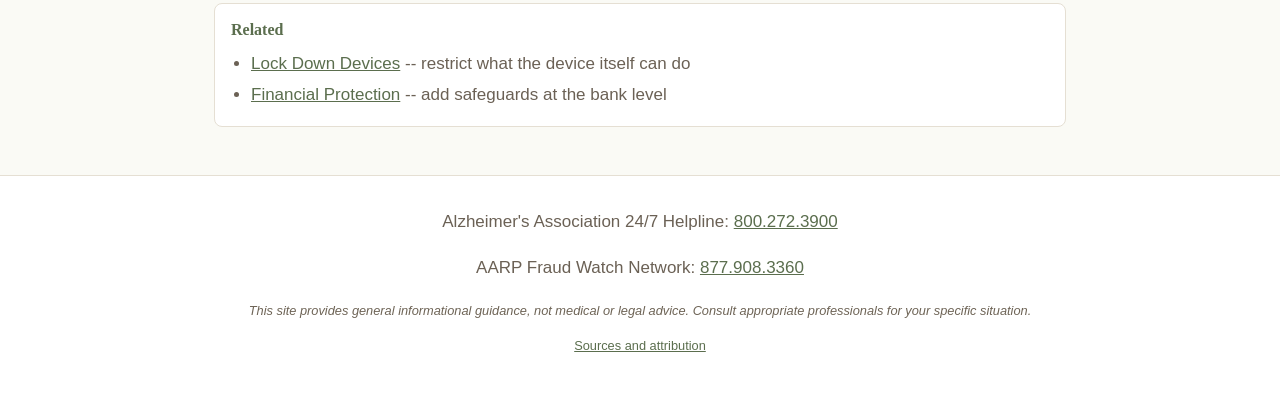
<file: scam-tools.html>
<!DOCTYPE html>
<html lang="en">
<head>
  <meta charset="UTF-8">
  <meta name="viewport" content="width=device-width, initial-scale=1.0">
  <title>Scam Detection Tools - DementiaGuard</title>
  <meta name="description" content="Reviews of tools that detect and block scam attempts targeting people with dementia.">
  <meta property="og:title" content="Scam Detection Tools - DementiaGuard">
  <meta property="og:description" content="Reviews of tools that detect and block scam attempts targeting people with dementia.">
  <meta property="og:image" content="images/og-preview.png">
  <meta property="og:type" content="website">
  <link rel="icon" href="images/favicon.svg" type="image/svg+xml">
  <link rel="stylesheet" href="css/style.css">
</head>
<body>
  <a href="#main-content" class="skip-to-content">Skip to main content</a>

  <header>
    <div class="header-inner container">
        <a href="index.html" class="site-name">Dementia Resources</a>
      <button class="hamburger" aria-expanded="false" aria-label="Menu">
        <span></span><span></span><span></span>
      </button>
      <nav aria-label="Main navigation">
        <ul>
          <li><a href="index.html">Home</a></li>
          <li><a href="devices.html">Devices</a></li>
          <li><a href="scam-tools.html" aria-current="page">Scam Tools</a></li>
          <li><a href="ai-companions.html">AI</a></li>
          <li><a href="financial.html">Financial</a></li>
          <li><a href="emergency.html">Emergency</a></li>
          <li><a href="understanding.html">Understanding</a></li>
          <li><a href="rosie-extension-concept.html">Rosie</a></li>
        </ul>
      </nav>
    </div>
  </header>

  <main id="main-content" class="page-content">
    <div class="container">

      <nav class="breadcrumb" aria-label="Breadcrumb">
        <ol><li><a href="index.html">Home</a></li><li>Scam Detection Tools</li></ol>
      </nav>

      <h1>Scam Detection Tools</h1>
      <p>There are tools that can watch for threats in the background -- scanning messages, emails, and websites for signs of scam activity. They're not perfect, but they add a valuable layer of protection, especially when you can't be there in person.</p>

      <div class="summary-box">
        <h3>Things Worth Considering</h3>
        <ul>
          <li>Installing a scam detection app on their phone</li>
          <li>Adding a browser extension that flags suspicious websites</li>
          <li>Enabling phone-level call and text blocking</li>
          <li>Setting up a trusted contact who gets alerts</li>
        </ul>
      </div>

      <div class="expandable" id="seniorshield">
        <button class="expandable-trigger" aria-expanded="false" aria-controls="seniorshield-content">
          <h3>SeniorShield.AI <span class="meta">-- iOS app &amp; Chrome extension</span></h3>
          <span class="chevron" aria-hidden="true">&#9662;</span>
        </button>
        <div class="expandable-content" id="seniorshield-content">
          <p><strong>What it does:</strong> Monitors messages, texts, and emails for suspicious patterns. Sends real-time alerts when potential scams are detected. Includes educational quizzes and simulated scam texts to build awareness.</p>
          <p><strong>Platforms:</strong> iOS app, Chrome browser extension</p>
          <p><strong>Cost:</strong> Free basic plan (alerts, quizzes, tips). Premium $3.99/month (unlimited scam tests, full resources, priority support).</p>
          <p><strong>How to install:</strong> Download from the App Store (search "SeniorShield.AI") or add the Chrome extension from the Chrome Web Store.</p>
          <p><strong>Strengths:</strong> Real-time detection; the fake scam text feature is clever -- it sends simulated scams and uses failures as teaching moments. One caregiver reported their family member with early-onset dementia went from replacing their credit card 12+ times to significantly fewer incidents.</p>
          <p><strong>Limitations:</strong> Requires consistent use of the monitored channels. Won't catch scams that come through platforms it doesn't monitor.</p>
          <p><a href="https://www.seniorshield.ai/" class="tool-link">seniorshield.ai</a></p>
          <p class="last-reviewed">Last reviewed: March 2026</p>
        </div>
      </div>

      <div class="expandable" id="eldershield">
        <button class="expandable-trigger" aria-expanded="false" aria-controls="eldershield-content">
          <h3>ElderShield <span class="meta">-- web-based</span></h3>
          <span class="chevron" aria-hidden="true">&#9662;</span>
        </button>
        <div class="expandable-content" id="eldershield-content">
          <p><strong>What it does:</strong> AI-powered online scam protection designed specifically for seniors. Monitors browsing activity and flags potentially fraudulent websites and interactions.</p>
          <p><strong>Platforms:</strong> Web-based</p>
          <p><strong>Cost:</strong> Check website for current pricing</p>
          <p><strong>How to install:</strong> Visit <a href="https://eldershield.app/">eldershield.app</a> for setup instructions.</p>
          <p><strong>Strengths:</strong> Purpose-built for elder protection, focused on the specific types of scams that target seniors.</p>
          <p><strong>Limitations:</strong> Newer product -- less track record than established alternatives.</p>
          <p><a href="https://eldershield.app/" class="tool-link">eldershield.app</a></p>
          <p class="last-reviewed">Last reviewed: March 2026</p>
        </div>
      </div>

      <div class="expandable" id="zorasafe">
        <button class="expandable-trigger" aria-expanded="false" aria-controls="zorasafe-content">
          <h3>ZoraSafe <span class="meta">-- senior-focused cybersecurity</span></h3>
          <span class="chevron" aria-hidden="true">&#9662;</span>
        </button>
        <div class="expandable-content" id="zorasafe-content">
          <p><strong>What it does:</strong> AI-powered scam shield with specific features for senior users. Provides cybersecurity protection tailored to common threats facing elderly people.</p>
          <p><strong>Platforms:</strong> Check website for current platform availability</p>
          <p><strong>Cost:</strong> Check website for current pricing</p>
          <p><strong>How to install:</strong> Visit <a href="https://zorasafe.com/for-seniors">zorasafe.com/for-seniors</a> for setup instructions.</p>
          <p><strong>Strengths:</strong> Senior-specific design, focuses on the most common threat patterns.</p>
          <p><strong>Limitations:</strong> Less widely reviewed than SeniorShield.AI at this time.</p>
          <p><a href="https://zorasafe.com/for-seniors" class="tool-link">zorasafe.com/for-seniors</a></p>
          <p class="last-reviewed">Last reviewed: March 2026</p>
        </div>
      </div>

      <div class="expandable" id="guardio">
        <button class="expandable-trigger" aria-expanded="false" aria-controls="guardio-content">
          <h3>Guardio <span class="meta">-- browser-wide real-time blocking</span></h3>
          <span class="chevron" aria-hidden="true">&#9662;</span>
        </button>
        <div class="expandable-content" id="guardio-content">
          <p><strong>What it does:</strong> A browser extension that actively blocks dangerous websites, phishing pages, fake download buttons, malicious redirects, tech support scams, and impersonation sites -- in real time, across all tabs. Unlike tools that scan messages after the fact, Guardio prevents the browser from loading the dangerous page in the first place.</p>
          <p><strong>Platforms:</strong> Chrome, Edge, Firefox, Safari (browser extension)</p>
          <p><strong>Cost:</strong> Free basic scan. Premium plans start around $9/month (covers up to 5 family members).</p>
          <p><strong>How to install:</strong> Visit <a href="https://guard.io/">guard.io</a> and install the browser extension.</p>
          <p><strong>Strengths:</strong> Works across all tabs automatically -- no action needed from the user. Blocks threats before they load rather than alerting after. Family plan allows caregivers to monitor protection status remotely. Particularly strong against fake login pages and tech support scam popups.</p>
          <p><strong>Limitations:</strong> Only protects browsing -- doesn't monitor text messages, phone calls, or apps outside the browser. The premium price is higher than some alternatives.</p>
          <p><strong>Why it's different:</strong> Most tools on this page detect scams in messages or emails. Guardio blocks dangerous websites themselves. These are complementary -- using both a message scanner (like SeniorShield) and a browser blocker (like Guardio) covers more ground.</p>
          <p><a href="https://guard.io/" class="tool-link">guard.io</a></p>
          <p class="last-reviewed">Last reviewed: March 2026</p>
        </div>
      </div>

      <div class="expandable" id="criminal-ip">
        <button class="expandable-trigger" aria-expanded="false" aria-controls="criminal-ip-content">
          <h3>Criminal IP <span class="meta">-- AI website threat scanner</span></h3>
          <span class="chevron" aria-hidden="true">&#9662;</span>
        </button>
        <div class="expandable-content" id="criminal-ip-content">
          <p><strong>What it does:</strong> A Chrome extension that performs real-time AI-based scanning of every website visited. It checks URLs against a global threat database and uses AI to identify recently created phishing sites that haven't been flagged yet by traditional blocklists.</p>
          <p><strong>Platforms:</strong> Chrome (browser extension)</p>
          <p><strong>Cost:</strong> Free extension with basic scanning</p>
          <p><strong>How to install:</strong> Search "Criminal IP" in the Chrome Web Store, or visit <a href="https://chromewebstore.google.com/detail/criminal-ip/eoflbidcchmbpfmnbgkjlaodbfpmnhfp">the Chrome Web Store listing</a>.</p>
          <p><strong>Strengths:</strong> Particularly good at catching brand-new phishing sites that are only hours old -- before they appear on traditional blocklists. Free to use. Runs quietly in the background.</p>
          <p><strong>Limitations:</strong> Chrome only. Focused on website threats -- doesn't scan messages, emails, or social media content. Less user-friendly interface than Guardio.</p>
          <p><a href="https://www.criminalip.io/" class="tool-link">criminalip.io</a></p>
          <p class="last-reviewed">Last reviewed: March 2026</p>
        </div>
      </div>

      <div class="expandable" id="gptzero">
        <button class="expandable-trigger" aria-expanded="false" aria-controls="gptzero-content">
          <h3>GPTZero's Guide <span class="meta">-- free knowledge resource</span></h3>
          <span class="chevron" aria-hidden="true">&#9662;</span>
        </button>
        <div class="expandable-content" id="gptzero-content">
          <p><strong>What it does:</strong> Not an app -- a knowledge resource that helps you understand how to detect AI-generated scam content. Useful for recognizing when text messages, emails, or social media posts were written by AI.</p>
          <p><strong>Why it matters:</strong> As scammers increasingly use AI to write convincing messages, knowing the signs of AI-generated text can help you evaluate suspicious communications.</p>
          <p><strong>How to use:</strong> Visit <a href="https://gptzero.me/guides/protecting-seniors-ai-guide">gptzero.me/guides/protecting-seniors-ai-guide</a></p>
          <p><strong>Strengths:</strong> Free, educational, helps you develop instincts for spotting AI-generated scam content.</p>
          <p><strong>Limitations:</strong> Requires you (the caregiver) to apply the knowledge -- this isn't automated protection.</p>
          <p><a href="https://gptzero.me/guides/protecting-seniors-ai-guide" class="tool-link">gptzero.me/guides/protecting-seniors-ai-guide</a></p>
          <p class="last-reviewed">Last reviewed: March 2026</p>
        </div>
      </div>

      <div class="table-wrap">
        <table>
          <thead>
            <tr><th>Tool</th><th>Platforms</th><th>Cost</th><th>Key Feature</th></tr>
          </thead>
          <tbody>
            <tr><td><a href="https://www.seniorshield.ai/">SeniorShield.AI</a></td><td>iOS, Chrome</td><td>Free / $3.99/mo</td><td>Real-time scam detection + educational simulations</td></tr>
            <tr><td><a href="https://eldershield.app/">ElderShield</a></td><td>Web</td><td>See website</td><td>AI-powered elder-specific protection</td></tr>
            <tr><td><a href="https://zorasafe.com/for-seniors">ZoraSafe</a></td><td>See website</td><td>See website</td><td>Senior-focused cybersecurity</td></tr>
            <tr><td><a href="https://guard.io/">Guardio</a></td><td>Chrome, Edge, Firefox, Safari</td><td>Free / ~$9/mo</td><td>Browser-wide real-time site blocking</td></tr>
            <tr><td><a href="https://www.criminalip.io/">Criminal IP</a></td><td>Chrome</td><td>Free</td><td>AI detection of new phishing sites</td></tr>
            <tr><td><a href="https://gptzero.me/guides/protecting-seniors-ai-guide">GPTZero Guide</a></td><td>Web (guide)</td><td>Free</td><td>Detecting AI-generated scam content</td></tr>
          </tbody>
        </table>
      </div>

      <div class="why-section">
        <p class="label">Why This Matters</p>
        <p>Online scams are becoming dramatically more sophisticated. Scammers now use AI to clone the voices of loved ones, create deepfake video calls, and write perfectly convincing emails. The scale is staggering -- elder fraud losses exceeded $3.4 billion in 2023, and AI is making it worse.</p>
        <p>These tools can't catch everything, but they reduce the attack surface. Think of them as a smoke detector -- they won't prevent every fire, but they give you a chance to respond before real damage is done.</p>
      </div>

      <div class="related">
        <h3>Related</h3>
        <ul>
          <li><a href="devices.html">Lock Down Devices</a> -- restrict what the device itself can do</li>
          <li><a href="financial.html">Financial Protection</a> -- add safeguards at the bank level</li>
        </ul>
      </div>

    </div>
  </main>

  <footer>
    <div class="footer-inner container">
      <div class="helplines">
        <p>Alzheimer's Association 24/7 Helpline: <a href="tel:8002723900">800.272.3900</a></p>
        <p>AARP Fraud Watch Network: <a href="tel:8779083360">877.908.3360</a></p>
      </div>
      <p class="disclaimer">This site provides general informational guidance, not medical or legal advice. Consult appropriate professionals for your specific situation.</p>
      <p class="attribution"><a href="understanding.html#sources">Sources and attribution</a></p>
    </div>
  </footer>

  <script src="js/main.js"></script>
  <script data-goatcounter="https://dementia-resources.goatcounter.com/count"
          async src="//gc.zgo.at/count.js"></script>
</body>
</html>
</file>
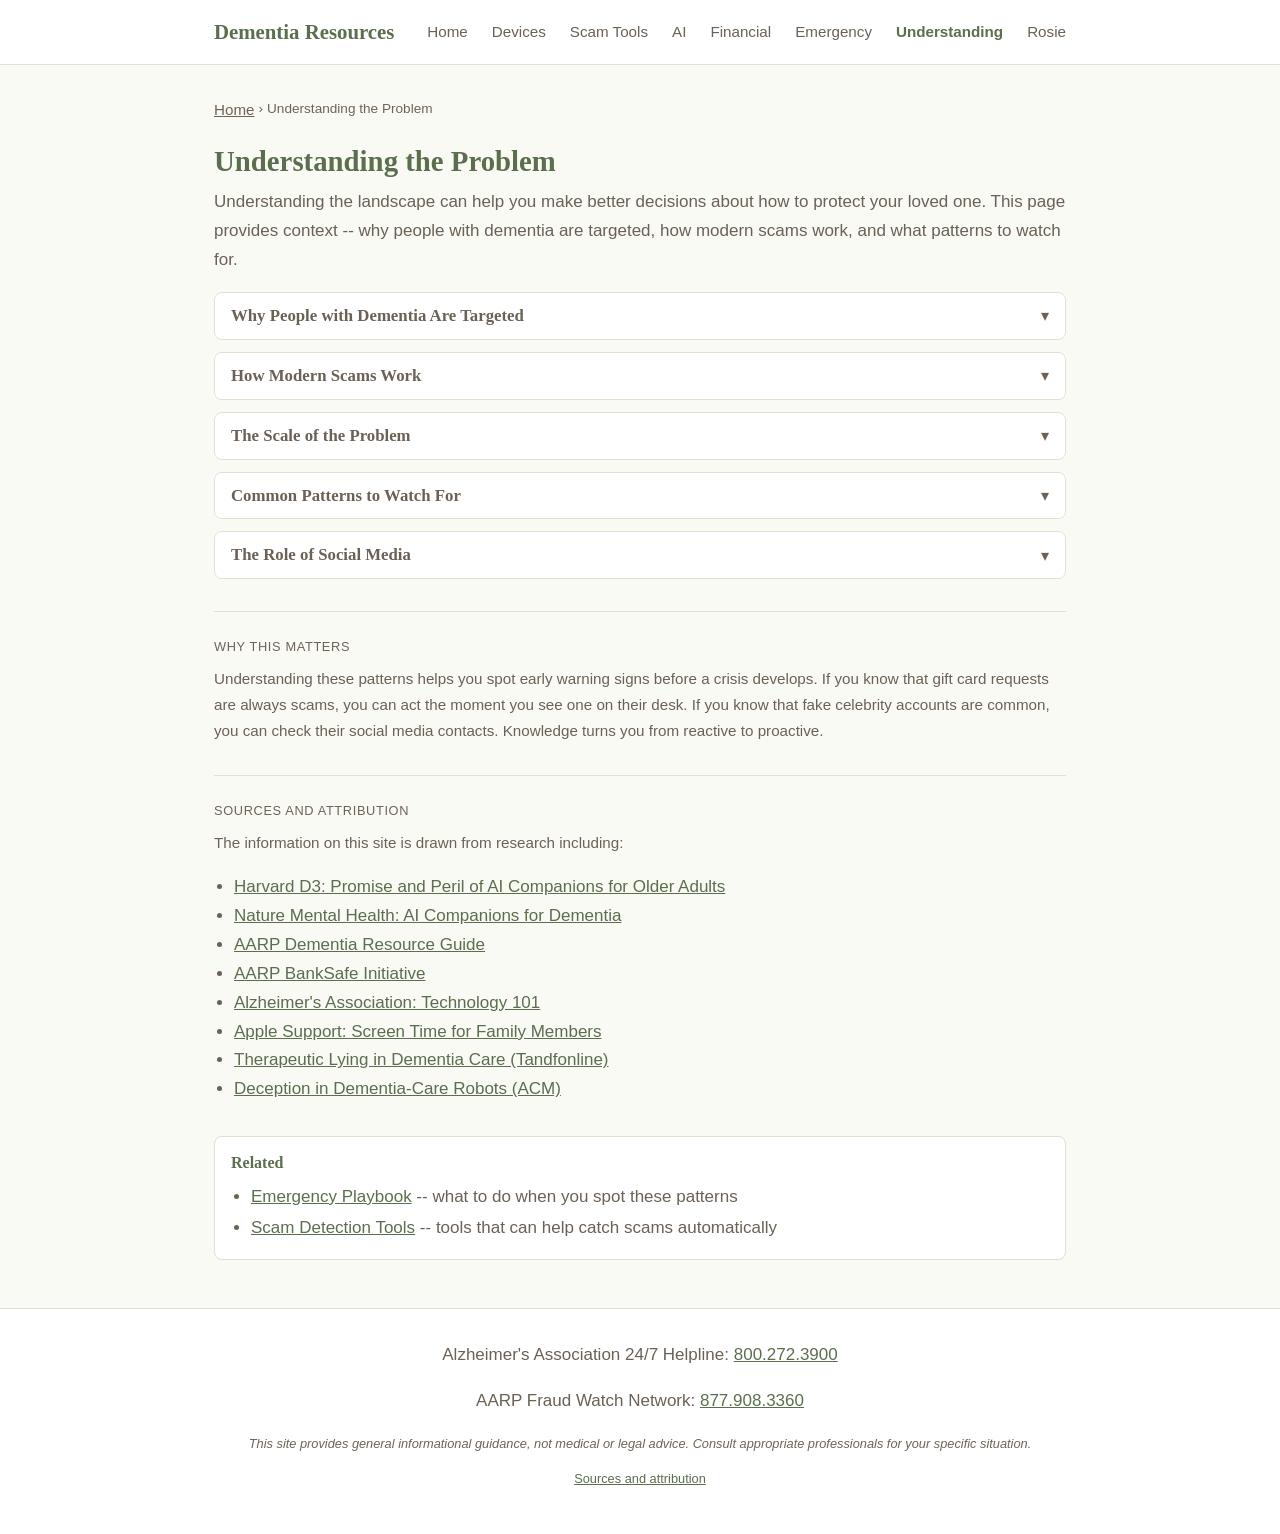
<file: understanding.html>
<!DOCTYPE html>
<html lang="en">
<head>
  <meta charset="UTF-8">
  <meta name="viewport" content="width=device-width, initial-scale=1.0">
  <title>Understanding the Problem - DementiaGuard</title>
  <meta name="description" content="Why people with dementia are targeted by scammers, how modern scams work, and what patterns to watch for.">
  <meta property="og:title" content="Understanding the Problem - DementiaGuard">
  <meta property="og:description" content="Why people with dementia are targeted, how modern scams work, and what patterns to watch for. Context that turns caregivers from reactive to proactive.">
  <meta property="og:image" content="images/og-preview.png">
  <meta property="og:type" content="website">
  <link rel="icon" href="images/favicon.svg" type="image/svg+xml">
  <link rel="stylesheet" href="css/style.css">
</head>
<body>
  <a href="#main-content" class="skip-to-content">Skip to main content</a>

  <header>
    <div class="header-inner container">
        <a href="index.html" class="site-name">Dementia Resources</a>
      <button class="hamburger" aria-expanded="false" aria-label="Menu">
        <span></span><span></span><span></span>
      </button>
      <nav aria-label="Main navigation">
        <ul>
          <li><a href="index.html">Home</a></li>
          <li><a href="devices.html">Devices</a></li>
          <li><a href="scam-tools.html">Scam Tools</a></li>
          <li><a href="ai-companions.html">AI</a></li>
          <li><a href="financial.html">Financial</a></li>
          <li><a href="emergency.html">Emergency</a></li>
          <li><a href="understanding.html" aria-current="page">Understanding</a></li>
          <li><a href="rosie-extension-concept.html">Rosie</a></li>
        </ul>
      </nav>
    </div>
  </header>

  <main id="main-content" class="page-content">
    <div class="container">

      <nav class="breadcrumb" aria-label="Breadcrumb">
        <ol><li><a href="index.html">Home</a></li><li>Understanding the Problem</li></ol>
      </nav>

      <h1>Understanding the Problem</h1>
      <p>Understanding the landscape can help you make better decisions about how to protect your loved one. This page provides context -- why people with dementia are targeted, how modern scams work, and what patterns to watch for.</p>

      <div class="expandable" id="why-targeted">
        <button class="expandable-trigger" aria-expanded="false" aria-controls="why-targeted-content">
          <h3>Why People with Dementia Are Targeted</h3>
          <span class="chevron" aria-hidden="true">&#9662;</span>
        </button>
        <div class="expandable-content" id="why-targeted-content">
          <ul>
            <li><strong>Impaired judgment:</strong> Difficulty evaluating whether a person or offer is trustworthy. The critical thinking needed to spot a scam deteriorates with dementia.</li>
            <li><strong>Preserved trust:</strong> Social instincts and the desire to be helpful often remain intact even as analytical abilities decline. Scammers exploit this gap.</li>
            <li><strong>Impulsivity:</strong> Reduced ability to pause before acting. The "wait, this doesn't seem right" brake weakens.</li>
            <li><strong>Isolation:</strong> Fewer people around to intervene or offer a second opinion. Social isolation is both a cause and consequence of scam vulnerability.</li>
            <li><strong>Inability to recognize patterns:</strong> A person with dementia may fall for the same type of scam multiple times because they can't remember the previous incident or connect the pattern.</li>
            <li><strong>Difficulty with technology:</strong> Unfamiliarity with how apps, payments, and online communication work makes it harder to distinguish legitimate interactions from scams.</li>
          </ul>
        </div>
      </div>

      <div class="expandable" id="how-scams-work">
        <button class="expandable-trigger" aria-expanded="false" aria-controls="how-scams-work-content">
          <h3>How Modern Scams Work</h3>
          <span class="chevron" aria-hidden="true">&#9662;</span>
        </button>
        <div class="expandable-content" id="how-scams-work-content">
          <ul>
            <li><strong>AI voice cloning:</strong> Scammers can clone a voice from just a few seconds of audio (often scraped from social media). They call pretending to be a grandchild, child, or friend in trouble. "Grandma, I'm in jail and need bail money" -- in the real person's voice.</li>
            <li><strong>Deepfake video:</strong> Convincing but fake video calls. Still relatively rare but increasingly accessible. A scammer can appear to be someone the victim knows.</li>
            <li><strong>Romance scams:</strong> Fake relationships cultivated over weeks or months. The scammer builds emotional connection, then asks for money. They may use stolen photos of attractive people and claim to be overseas.</li>
            <li><strong>Social media exploitation:</strong> Fake accounts impersonating celebrities or authority figures. Targeted ads for fraudulent products. Private messages from strangers who seem friendly.</li>
            <li><strong>Urgency tactics:</strong> Nearly all scams create artificial time pressure. "Send money now or you'll lose everything." "This offer expires today." "Your account will be closed if you don't act immediately." There is almost never a legitimate reason to send money urgently to someone you've never met in person.</li>
            <li><strong>Authority impersonation:</strong> Scammers pretend to be the IRS, Social Security Administration, Medicare, banks, or law enforcement. They threaten arrest, account closure, or benefit loss. Real government agencies never call demanding immediate payment.</li>
          </ul>
        </div>
      </div>

      <div class="expandable" id="scale">
        <button class="expandable-trigger" aria-expanded="false" aria-controls="scale-content">
          <h3>The Scale of the Problem</h3>
          <span class="chevron" aria-hidden="true">&#9662;</span>
        </button>
        <div class="expandable-content" id="scale-content">
          <ul>
            <li>Elder fraud losses exceeded $3.4 billion in 2023, according to the FBI. The actual number is likely much higher because many cases go unreported.</li>
            <li>The global dementia population is projected to nearly double from 55 million to approximately 140 million by 2050. This means the pool of vulnerable people is growing faster than the protections available.</li>
            <li>People who are defrauded in their own home are twice as likely to die or end up in residential care within a year of the incident. Financial exploitation doesn't just drain accounts -- it destroys independence.</li>
            <li>AI is making scams more sophisticated, more convincing, and cheaper to execute at scale. What once required a skilled con artist can now be automated.</li>
          </ul>
        </div>
      </div>

      <div class="expandable" id="patterns">
        <button class="expandable-trigger" aria-expanded="false" aria-controls="patterns-content">
          <h3>Common Patterns to Watch For</h3>
          <span class="chevron" aria-hidden="true">&#9662;</span>
        </button>
        <div class="expandable-content" id="patterns-content">
          <ul>
            <li><strong>Gift card requests:</strong> "Buy iTunes/Google Play/Amazon cards and read me the numbers on the back." No legitimate business or government agency accepts gift cards as payment. This is the single most common scam payment method.</li>
            <li><strong>Wire transfers to unfamiliar recipients:</strong> Wire transfers are nearly impossible to reverse. If someone asks for a wire transfer, it's almost certainly a scam.</li>
            <li><strong>"Investment opportunities" with guaranteed returns:</strong> "Guaranteed" returns don't exist. If it sounds too good to be true, it is.</li>
            <li><strong>Tech support scams:</strong> "Your computer has a virus. Call this number immediately." The popup or call is the scam. Real tech companies don't call you.</li>
            <li><strong>Government impersonation:</strong> "You owe back taxes. Pay now or face arrest." The IRS, Social Security, and Medicare never call demanding immediate payment or threatening arrest.</li>
            <li><strong>Prize and lottery scams:</strong> "You've won! Just pay the processing fee." You can't win a contest you didn't enter, and legitimate prizes never require upfront payment.</li>
            <li><strong>Charity scams:</strong> Fake charities that spring up after natural disasters or holidays. Always verify at <a href="https://www.charitynavigator.org/" rel="noopener noreferrer">charitynavigator.org</a> before donating.</li>
          </ul>
        </div>
      </div>

      <div class="expandable" id="social-media">
        <button class="expandable-trigger" aria-expanded="false" aria-controls="social-media-content">
          <h3>The Role of Social Media</h3>
          <span class="chevron" aria-hidden="true">&#9662;</span>
        </button>
        <div class="expandable-content" id="social-media-content">
          <ul>
            <li>Facebook, Instagram, and similar platforms are the primary hunting ground for scammers targeting people with dementia.</li>
            <li><strong>Fake celebrity accounts:</strong> Celebrities don't message random people asking for money or offering relationships. But these fake accounts can be very convincing, using the real person's photos and mimicking their style.</li>
            <li><strong>Targeted advertising:</strong> Algorithms show people what they're most likely to click on. For someone with dementia, this can mean a feed full of fraudulent "investment opportunities" or fake product ads.</li>
            <li><strong>Messenger and DM exploitation:</strong> Private messages from strangers who seem friendly. These conversations can escalate from casual chat to money requests over days or weeks.</li>
            <li><strong>Why algorithms amplify the problem:</strong> Social media platforms optimize for engagement, not safety. Content that triggers emotional responses (excitement, fear, urgency) gets shown more. This is exactly the kind of content scammers create.</li>
            <li>People with dementia may not distinguish between ads and genuine content, between real accounts and fake ones, or between a friend's post and a scammer's message. The visual similarity is deliberate.</li>
          </ul>
        </div>
      </div>

      <div class="why-section">
        <p class="label">Why This Matters</p>
        <p>Understanding these patterns helps you spot early warning signs before a crisis develops. If you know that gift card requests are always scams, you can act the moment you see one on their desk. If you know that fake celebrity accounts are common, you can check their social media contacts. Knowledge turns you from reactive to proactive.</p>
      </div>

      <div class="why-section" id="sources">
        <p class="label">Sources and Attribution</p>
        <p>The information on this site is drawn from research including:</p>
        <ul>
          <li><a href="https://d3.harvard.edu/navigating-the-promise-and-peril-of-ai-companions-for-older-adults/">Harvard D3: Promise and Peril of AI Companions for Older Adults</a></li>
          <li><a href="https://www.nature.com/articles/s44220-025-00545-w">Nature Mental Health: AI Companions for Dementia</a></li>
          <li><a href="https://www.aarp.org/health/brain-health/dementia-resource-guide-digital-edition/">AARP Dementia Resource Guide</a></li>
          <li><a href="https://www.aarp.org/advocacy/banksafe-training-protects-adults-with-dementia/">AARP BankSafe Initiative</a></li>
          <li><a href="https://www.alz.org/help-support/caregiving/safety/technology-101">Alzheimer's Association: Technology 101</a></li>
          <li><a href="https://support.apple.com/guide/ipad/set-up-screen-time-for-a-family-member-ipadb15cb886/ipados">Apple Support: Screen Time for Family Members</a></li>
          <li><a href="https://www.tandfonline.com/doi/full/10.1080/13607863.2023.2202632">Therapeutic Lying in Dementia Care (Tandfonline)</a></li>
          <li><a href="https://dl.acm.org/doi/fullHtml/10.1145/3623809.3623932">Deception in Dementia-Care Robots (ACM)</a></li>
        </ul>
      </div>

      <div class="related">
        <h3>Related</h3>
        <ul>
          <li><a href="emergency.html">Emergency Playbook</a> -- what to do when you spot these patterns</li>
          <li><a href="scam-tools.html">Scam Detection Tools</a> -- tools that can help catch scams automatically</li>
        </ul>
      </div>

    </div>
  </main>

  <footer>
    <div class="footer-inner container">
      <div class="helplines">
        <p>Alzheimer's Association 24/7 Helpline: <a href="tel:8002723900">800.272.3900</a></p>
        <p>AARP Fraud Watch Network: <a href="tel:8779083360">877.908.3360</a></p>
      </div>
      <p class="disclaimer">This site provides general informational guidance, not medical or legal advice. Consult appropriate professionals for your specific situation.</p>
      <p class="attribution"><a href="understanding.html#sources">Sources and attribution</a></p>
    </div>
  </footer>

  <script src="js/main.js"></script>
  <script data-goatcounter="https://dementia-resources.goatcounter.com/count"
          async src="//gc.zgo.at/count.js"></script>
</body>
</html>
</file>
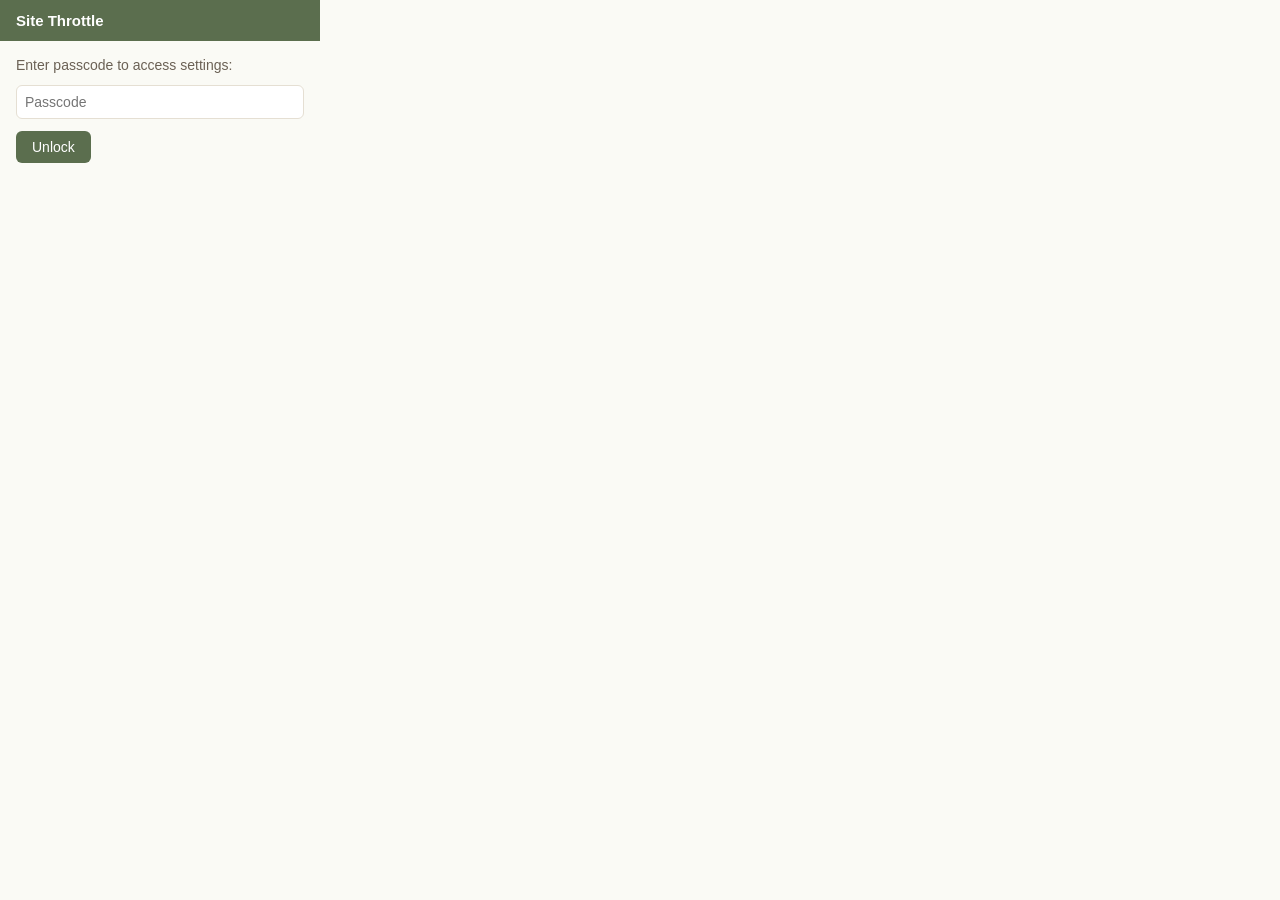
<file: extensions/site-throttle/popup.html>
<!DOCTYPE html>
<html lang="en">
<head>
  <meta charset="UTF-8">
  <style>
    * { box-sizing: border-box; margin: 0; padding: 0; }
    body {
      width: 320px;
      font-family: -apple-system, BlinkMacSystemFont, "Segoe UI", sans-serif;
      font-size: 14px;
      color: #4A4A4A;
      background: #FAFAF5;
    }
    .header {
      background: #5B6E4E;
      color: white;
      padding: 12px 16px;
      font-size: 15px;
      font-weight: bold;
    }
    .passcode-gate, .settings {
      padding: 16px;
    }
    .passcode-gate { display: block; }
    .settings { display: none; }
    .unlocked .passcode-gate { display: none; }
    .unlocked .settings { display: block; }
    label {
      display: block;
      margin-bottom: 4px;
      font-weight: bold;
      color: #5B6E4E;
    }
    input[type="password"], input[type="text"], select, textarea {
      width: 100%;
      padding: 8px;
      border: 1px solid #E5DFD3;
      border-radius: 6px;
      font-size: 14px;
      margin-bottom: 12px;
      font-family: inherit;
    }
    textarea {
      height: 120px;
      resize: vertical;
    }
    button {
      background: #5B6E4E;
      color: white;
      border: none;
      padding: 8px 16px;
      border-radius: 6px;
      cursor: pointer;
      font-size: 14px;
    }
    button:hover { background: #4A5D3F; }
    .toggle-row {
      display: flex;
      justify-content: space-between;
      align-items: center;
      margin-bottom: 12px;
    }
    .toggle {
      position: relative;
      width: 44px;
      height: 24px;
    }
    .toggle input {
      opacity: 0;
      width: 0;
      height: 0;
    }
    .toggle-slider {
      position: absolute;
      cursor: pointer;
      top: 0; left: 0; right: 0; bottom: 0;
      background: #ccc;
      border-radius: 24px;
      transition: 0.3s;
    }
    .toggle-slider:before {
      content: "";
      position: absolute;
      height: 18px;
      width: 18px;
      left: 3px;
      bottom: 3px;
      background: white;
      border-radius: 50%;
      transition: 0.3s;
    }
    .toggle input:checked + .toggle-slider {
      background: #5B6E4E;
    }
    .toggle input:checked + .toggle-slider:before {
      transform: translateX(20px);
    }
    .error {
      color: #c0392b;
      font-size: 12px;
      margin-bottom: 8px;
    }
    .help {
      color: #8A7F6B;
      font-size: 12px;
      margin-top: -8px;
      margin-bottom: 12px;
    }
    .section {
      margin-bottom: 16px;
    }
    .saved {
      color: #5B6E4E;
      font-size: 12px;
      margin-left: 8px;
      opacity: 0;
      transition: opacity 0.3s;
    }
    .saved.show { opacity: 1; }
    .btn-row {
      display: flex;
      align-items: center;
      gap: 8px;
    }
  </style>
</head>
<body>
  <div class="header">Site Throttle</div>

  <div class="passcode-gate">
    <p style="margin-bottom: 12px; color: #6B6155;">Enter passcode to access settings:</p>
    <input type="password" id="passcode-input" maxlength="10" placeholder="Passcode">
    <div class="error" id="passcode-error" style="display:none;">Incorrect passcode</div>
    <button id="passcode-btn">Unlock</button>
  </div>

  <div class="settings">
    <div class="section">
      <div class="toggle-row">
        <label style="margin-bottom: 0;">Throttling Enabled</label>
        <label class="toggle">
          <input type="checkbox" id="enabled-toggle" checked>
          <span class="toggle-slider"></span>
        </label>
      </div>
    </div>

    <div class="section">
      <label for="level-select">Slowdown Level</label>
      <select id="level-select">
        <option value="mild">Mild (2-3 second delays)</option>
        <option value="moderate">Moderate (5-8 second delays)</option>
        <option value="aggressive">Aggressive (10-15 second delays)</option>
      </select>
    </div>

    <div class="section">
      <label for="sites-input">Throttled Sites</label>
      <p class="help">One domain per line. Subdomains are included automatically.</p>
      <textarea id="sites-input"></textarea>
    </div>

    <div class="section">
      <label for="new-passcode">Change Passcode</label>
      <input type="text" id="new-passcode" placeholder="Enter new passcode">
    </div>

    <div class="btn-row">
      <button id="save-btn">Save Settings</button>
      <span class="saved" id="saved-msg">Saved</span>
    </div>
  </div>

  <script src="popup.js"></script>
</body>
</html>
</file>
<file: css/style.css>
/* === CSS Custom Properties === */
:root {
  --sage-green: #5B6E4E;
  --sage-dark: #4A5D3F;
  --warm-cream: #FAFAF5;
  --muted-brown: #6B6155;
  --warm-tan: #6E6456;
  --light-sand: #F0EDE4;
  --soft-border: #E5DFD3;
  --white: #FFFFFF;
  --max-width: 900px;
  --radius: 8px;
}

/* === Reset & Base === */
*,
*::before,
*::after {
  box-sizing: border-box;
}

html {
  -webkit-text-size-adjust: 100%;
}

body {
  margin: 0;
  padding: 0;
  font-size: 17px;
  font-family: -apple-system, BlinkMacSystemFont, "Segoe UI", Roboto, Helvetica,
    Arial, sans-serif;
  line-height: 1.7;
  background-color: var(--warm-cream);
  color: var(--muted-brown);
}

img,
svg {
  display: block;
  max-width: 100%;
}

ul,
ol {
  padding-left: 1.25rem;
}

/* === Typography === */
h1,
h2,
h3,
h4 {
  font-family: Georgia, "Times New Roman", serif;
  color: var(--sage-green);
  line-height: 1.3;
  margin-top: 0;
}

h1 {
  font-size: 1.8rem;
  margin-bottom: 0.5rem;
}

h2 {
  font-size: 1.4rem;
  margin-bottom: 0.5rem;
}

h3 {
  font-size: 1.15rem;
  margin-bottom: 0.4rem;
}

.subtitle {
  color: var(--warm-tan);
  font-style: italic;
  font-size: 0.95rem;
  margin-top: 0;
}

p {
  color: var(--muted-brown);
  line-height: 1.7;
  margin-top: 0;
}

/* === Links === */
a {
  text-decoration: underline;
  color: var(--sage-green);
}

a:visited {
  color: var(--sage-dark);
}

a:hover {
  background-color: var(--light-sand);
  color: var(--sage-dark);
}

a:focus {
  outline: 2px solid var(--sage-green);
  outline-offset: 2px;
}

/* === Skip to Content === */
.skip-to-content {
  position: absolute;
  top: 0;
  left: 0;
  z-index: 1000;
  padding: 0.6rem 1.2rem;
  background-color: var(--sage-green);
  color: var(--white);
  text-decoration: none;
  font-weight: bold;
  /* Visually hidden by default */
  transform: translateY(-100%);
  transition: transform 0.2s ease;
}

.skip-to-content:focus {
  transform: translateY(0);
  outline: 2px solid var(--white);
  outline-offset: 2px;
}

/* === Layout === */
.container {
  max-width: var(--max-width);
  margin-left: auto;
  margin-right: auto;
  padding-left: 1.5rem;
  padding-right: 1.5rem;
}

.page-content {
  padding-top: 2rem;
  padding-bottom: 3rem;
}

/* === Header === */
header {
  background-color: var(--white);
  border-bottom: 1px solid var(--soft-border);
  position: relative;
}

.header-inner {
  display: flex;
  justify-content: space-between;
  align-items: center;
  padding-top: 0.9rem;
  padding-bottom: 0.9rem;
}

.site-name {
  font-family: Georgia, "Times New Roman", serif;
  color: var(--sage-green);
  font-size: 1.3rem;
  text-decoration: none;
  font-weight: bold;
}

.site-name:visited {
  color: var(--sage-green);
}

.site-name:hover {
  background-color: transparent;
  color: var(--sage-dark);
}


nav ul {
  display: flex;
  gap: 1.5rem;
  list-style: none;
  margin: 0;
  padding: 0;
}

nav a {
  color: var(--muted-brown);
  text-decoration: none;
  font-size: 0.95rem;
}

nav a:visited {
  color: var(--muted-brown);
}

nav a:hover {
  color: var(--sage-green);
  background-color: transparent;
}

nav a[aria-current="page"] {
  color: var(--sage-green);
  font-weight: bold;
}

nav a:focus {
  outline: 2px solid var(--sage-green);
  outline-offset: 2px;
}

/* Hamburger button -- hidden on desktop */
.hamburger {
  display: none;
  flex-direction: column;
  gap: 5px;
  background: none;
  border: none;
  cursor: pointer;
  padding: 0.25rem;
  align-items: center;
  justify-content: center;
}

.hamburger span {
  display: block;
  width: 25px;
  height: 3px;
  background-color: var(--sage-green);
  border-radius: 2px;
}

/* === Breadcrumb === */
.breadcrumb {
  color: var(--warm-tan);
  font-size: 0.85rem;
  margin-bottom: 1.25rem;
}

.breadcrumb ol {
  display: flex;
  flex-wrap: wrap;
  gap: 0.25rem;
  list-style: none;
  padding: 0;
  margin: 0;
}

.breadcrumb li + li::before {
  content: "\203A";
  margin-right: 0.25rem;
  color: var(--warm-tan);
}

.breadcrumb a {
  color: var(--warm-tan);
  text-decoration: underline;
}

.breadcrumb a:visited {
  color: var(--warm-tan);
}

.breadcrumb a:hover {
  color: var(--sage-green);
  background-color: transparent;
}

/* === Summary Box === */
.summary-box {
  background-color: var(--light-sand);
  border-radius: var(--radius);
  padding: 1.25rem;
  margin-bottom: 2rem;
}

.summary-box h3 {
  color: var(--sage-green);
  margin-bottom: 0.5rem;
  margin-top: 0;
}

.summary-box ul {
  list-style: none;
  padding: 0;
  margin: 0;
}

.summary-box li {
  line-height: 1.8;
  padding-left: 1.5rem;
  position: relative;
}

.summary-box li::before {
  content: "~ ";
  color: var(--sage-green);
  position: absolute;
  left: 0;
}

/* === Expandable Sections === */
.expandable {
  border: 1px solid var(--soft-border);
  border-radius: var(--radius);
  margin-bottom: 0.75rem;
  overflow: hidden;
}

.expandable-trigger {
  background-color: var(--white);
  padding: 0.75rem 1rem;
  cursor: pointer;
  display: flex;
  justify-content: space-between;
  align-items: center;
  border: none;
  width: 100%;
  text-align: left;
  font-family: inherit;
  font-size: 1rem;
  color: var(--muted-brown);
  transition: background-color 0.2s ease, color 0.2s ease;
}

.expandable-trigger:focus {
  outline: 2px solid var(--sage-green);
  outline-offset: -2px;
}

.expandable-trigger h3 {
  margin: 0;
  display: inline;
  font-size: 1.05rem;
  color: inherit;
}

.expandable-trigger .meta {
  color: var(--warm-tan);
  font-size: 0.85rem;
  margin-left: 0.5rem;
  flex-shrink: 0;
}

.expandable-trigger .chevron {
  margin-left: 1rem;
  flex-shrink: 0;
  transition: transform 0.2s ease;
  font-style: normal;
}

.expandable-trigger[aria-expanded="true"] .chevron {
  transform: rotate(180deg);
}

.expandable-trigger[aria-expanded="true"] {
  background-color: var(--sage-green);
  color: var(--white);
}

.expandable-trigger[aria-expanded="true"] h3 {
  color: var(--white);
}

.expandable-trigger[aria-expanded="true"] .meta {
  color: rgba(255, 255, 255, 0.8);
}

.expandable-content {
  max-height: 0;
  overflow: hidden;
  padding: 0 1rem;
  transition: max-height 0.3s ease, padding 0.3s ease;
}

.expandable-content.open {
  max-height: 2000px;
  padding: 1rem 1rem 1.25rem;
}

.sensitivity-note {
  font-style: italic;
  color: var(--warm-tan);
  font-size: 0.9rem;
  margin-top: 0.75rem;
}

/* === Cards === */
.card-grid {
  display: grid;
  grid-template-columns: 1fr 1fr;
  gap: 1rem;
}

.card {
  border: 1px solid var(--soft-border);
  border-radius: var(--radius);
  padding: 1.25rem;
  background-color: var(--white);
  text-decoration: none;
  display: block;
  color: inherit;
  transition: border-color 0.2s ease, box-shadow 0.2s ease;
}

.card:hover {
  border-color: var(--sage-green);
  box-shadow: 0 2px 8px rgba(91, 110, 78, 0.12);
  background-color: var(--white);
}

.card:focus {
  outline: 2px solid var(--sage-green);
  outline-offset: 2px;
}

.card h3 {
  color: var(--sage-green);
  margin-bottom: 0.25rem;
  margin-top: 0;
}

.card p {
  color: var(--warm-tan);
  font-size: 0.9rem;
  margin: 0;
}

/* === Highlight Card === */
.highlight-card {
  border: 2px solid rgba(91, 110, 78, 0.15);
  background-color: var(--light-sand);
  border-radius: var(--radius);
  padding: 1.25rem;
  margin-bottom: 2rem;
}

.highlight-card h2 {
  color: var(--sage-green);
  margin-top: 0;
}

.highlight-card ul {
  list-style: none;
  padding: 0;
  margin: 0;
}

.highlight-card li {
  line-height: 1.8;
  padding-left: 1.25rem;
  position: relative;
}

.highlight-card li::before {
  content: "~ ";
  color: var(--sage-green);
  position: absolute;
  left: 0;
}

/* === Tool Comparison Table === */
.table-wrap {
  overflow-x: auto;
}

table {
  width: 100%;
  border-collapse: collapse;
}

thead {
  background-color: var(--light-sand);
}

th {
  color: var(--sage-green);
  padding: 0.75rem;
  text-align: left;
  font-family: Georgia, "Times New Roman", serif;
}

td {
  padding: 0.75rem;
  border-bottom: 1px solid var(--soft-border);
  color: var(--muted-brown);
}

.last-reviewed {
  color: var(--warm-tan);
  font-size: 0.8rem;
  font-style: italic;
}

/* === Why This Matters Section === */
.why-section {
  border-top: 1px solid var(--soft-border);
  padding-top: 1.5rem;
  margin-top: 2rem;
}

.why-section .label {
  color: var(--warm-tan);
  font-size: 0.8rem;
  text-transform: uppercase;
  letter-spacing: 0.05em;
  margin-bottom: 0.5rem;
}

.why-section p {
  color: var(--muted-brown);
  font-size: 0.95rem;
}

/* === Related Links Box === */
.related {
  background-color: var(--white);
  border: 1px solid var(--soft-border);
  border-radius: var(--radius);
  padding: 1rem;
  margin-top: 2rem;
}

.related h3 {
  color: var(--sage-green);
  font-size: 1rem;
  margin-bottom: 0.5rem;
  margin-top: 0;
}

.related ul {
  margin: 0;
  padding-left: 1.25rem;
}

.related li {
  line-height: 1.8;
}

/* === Before You Begin Note === */
.before-note {
  border-left: 3px solid var(--sage-green);
  padding-left: 1rem;
  margin: 1.5rem 0;
}

.before-note p {
  font-style: italic;
  color: var(--muted-brown);
  margin: 0;
}

/* === Emergency Playbook Scenarios === */
.scenario {
  border: 1px solid var(--soft-border);
  border-radius: var(--radius);
  margin-bottom: 0.75rem;
  overflow: hidden;
}

.scenario-trigger {
  background-color: var(--white);
  border: none;
  padding: 1rem;
  cursor: pointer;
  font-weight: bold;
  color: var(--sage-green);
  display: flex;
  align-items: center;
  width: 100%;
  text-align: left;
  font-size: 1rem;
  gap: 0.5rem;
  font-family: inherit;
  transition: background-color 0.2s ease, color 0.2s ease;
}

.scenario-trigger:focus {
  outline: 2px solid var(--sage-green);
  outline-offset: -2px;
}

.scenario-trigger.active {
  background-color: var(--sage-green);
  color: var(--white);
}

.scenario-content {
  max-height: 0;
  overflow: hidden;
  padding: 0 1.25rem;
  transition: max-height 0.3s ease, padding 0.3s ease;
}

.scenario-content.open {
  max-height: 3000px;
  padding: 1.25rem;
}

.moment-box {
  background-color: var(--light-sand);
  border-radius: var(--radius);
  padding: 1rem;
  margin-bottom: 1rem;
}

.moment-box h4 {
  color: var(--sage-green);
  margin-bottom: 0.5rem;
  margin-top: 0;
}

.reassurance {
  font-style: italic;
  color: var(--warm-tan);
  font-size: 0.9rem;
  margin-top: 1rem;
}

/* === Footer === */
footer {
  background-color: var(--white);
  border-top: 1px solid var(--soft-border);
  padding: 2rem 0;
}

.footer-inner {
  text-align: center;
}

.helplines {
  margin-bottom: 1rem;
}

.helplines a {
  color: var(--sage-green);
}

.disclaimer {
  color: var(--warm-tan);
  font-size: 0.8rem;
  font-style: italic;
}

.attribution {
  color: var(--warm-tan);
  font-size: 0.8rem;
  margin-top: 0.5rem;
}

/* === Responsive === */
@media (max-width: 768px) {
  .hamburger {
    display: flex;
  }

  nav {
    display: none;
    position: absolute;
    top: 100%;
    left: 0;
    right: 0;
    background-color: var(--white);
    box-shadow: 0 4px 12px rgba(0, 0, 0, 0.1);
    z-index: 100;
    padding: 1rem 1.5rem;
  }

  .nav-open nav {
    display: block;
  }

  nav ul {
    flex-direction: column;
    gap: 0.75rem;
  }
}

@media (max-width: 600px) {
  .container {
    padding-left: 1rem;
    padding-right: 1rem;
  }

  h1 {
    font-size: 1.5rem;
  }

  .card-grid {
    grid-template-columns: 1fr;
  }
}

/* === Reduced Motion === */
@media (prefers-reduced-motion: reduce) {
  *,
  *::before,
  *::after {
    transition-duration: 0.01ms !important;
  }
}
</file>
